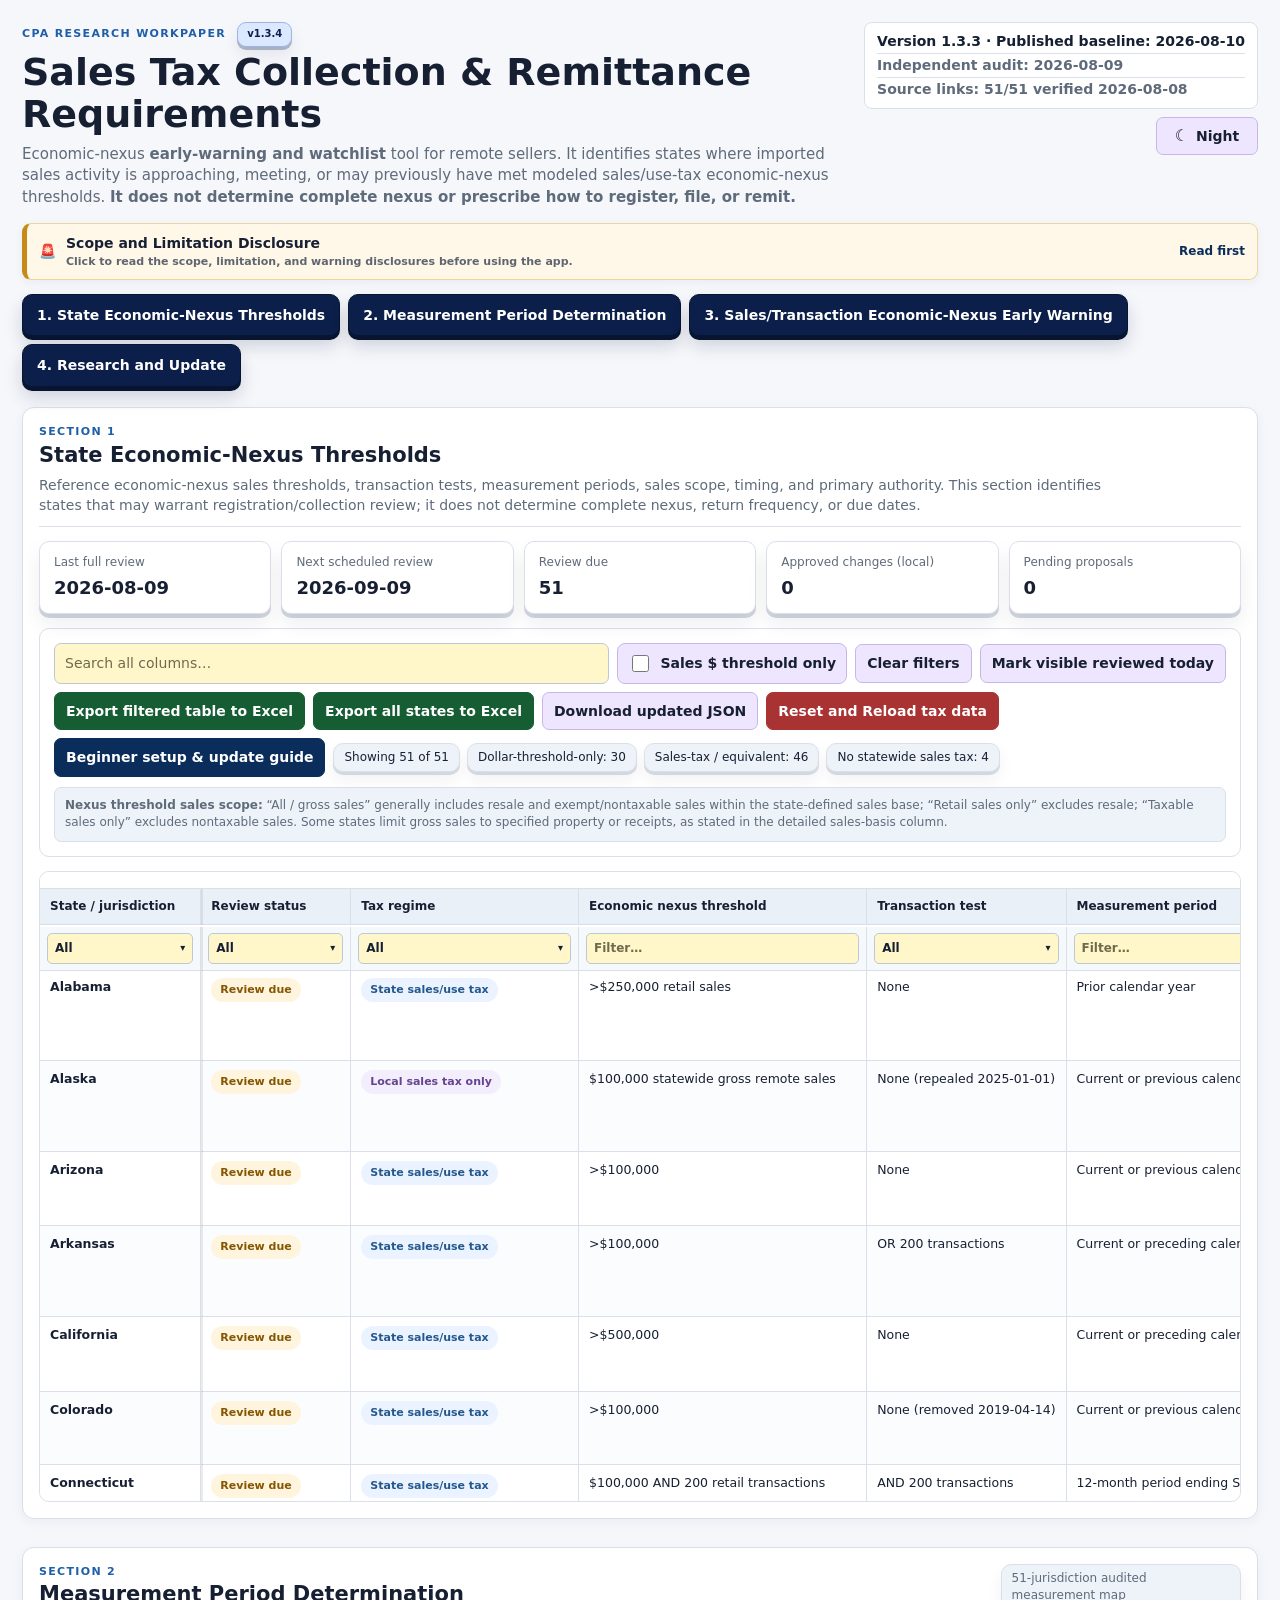
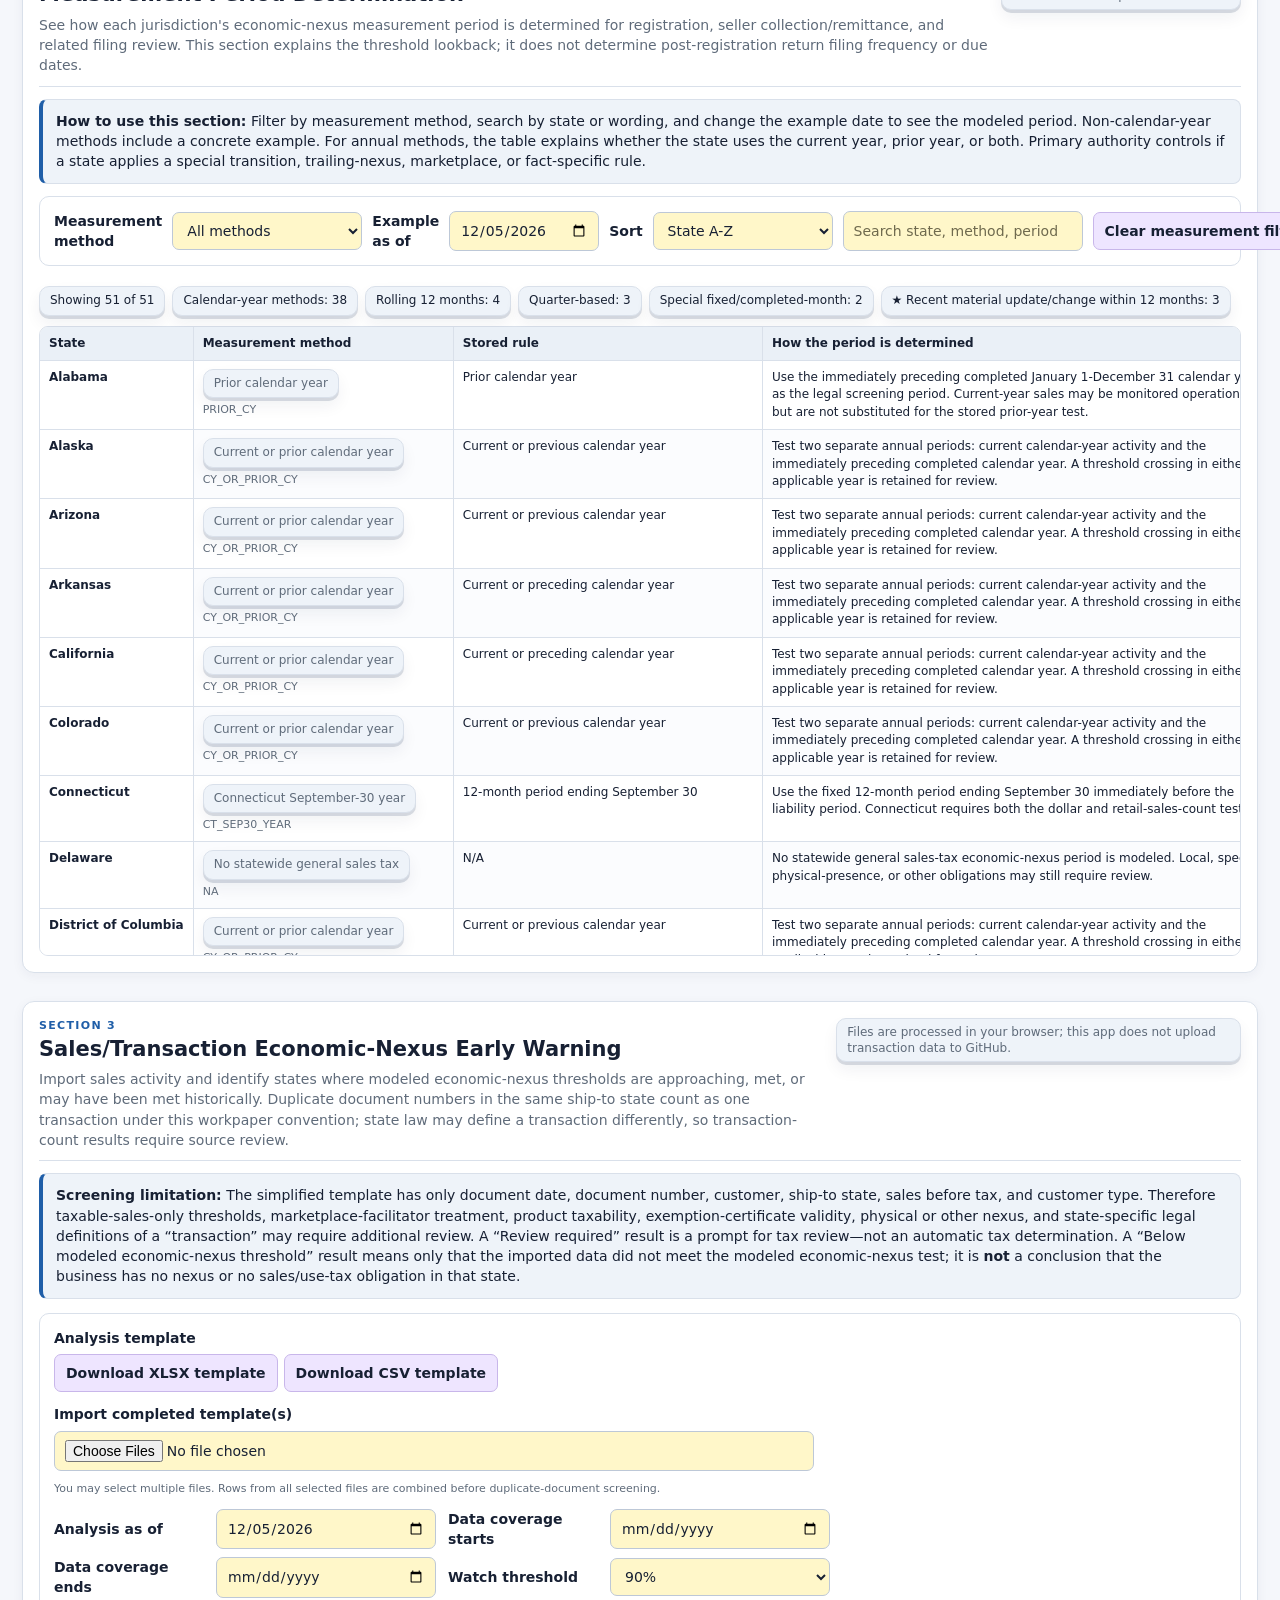
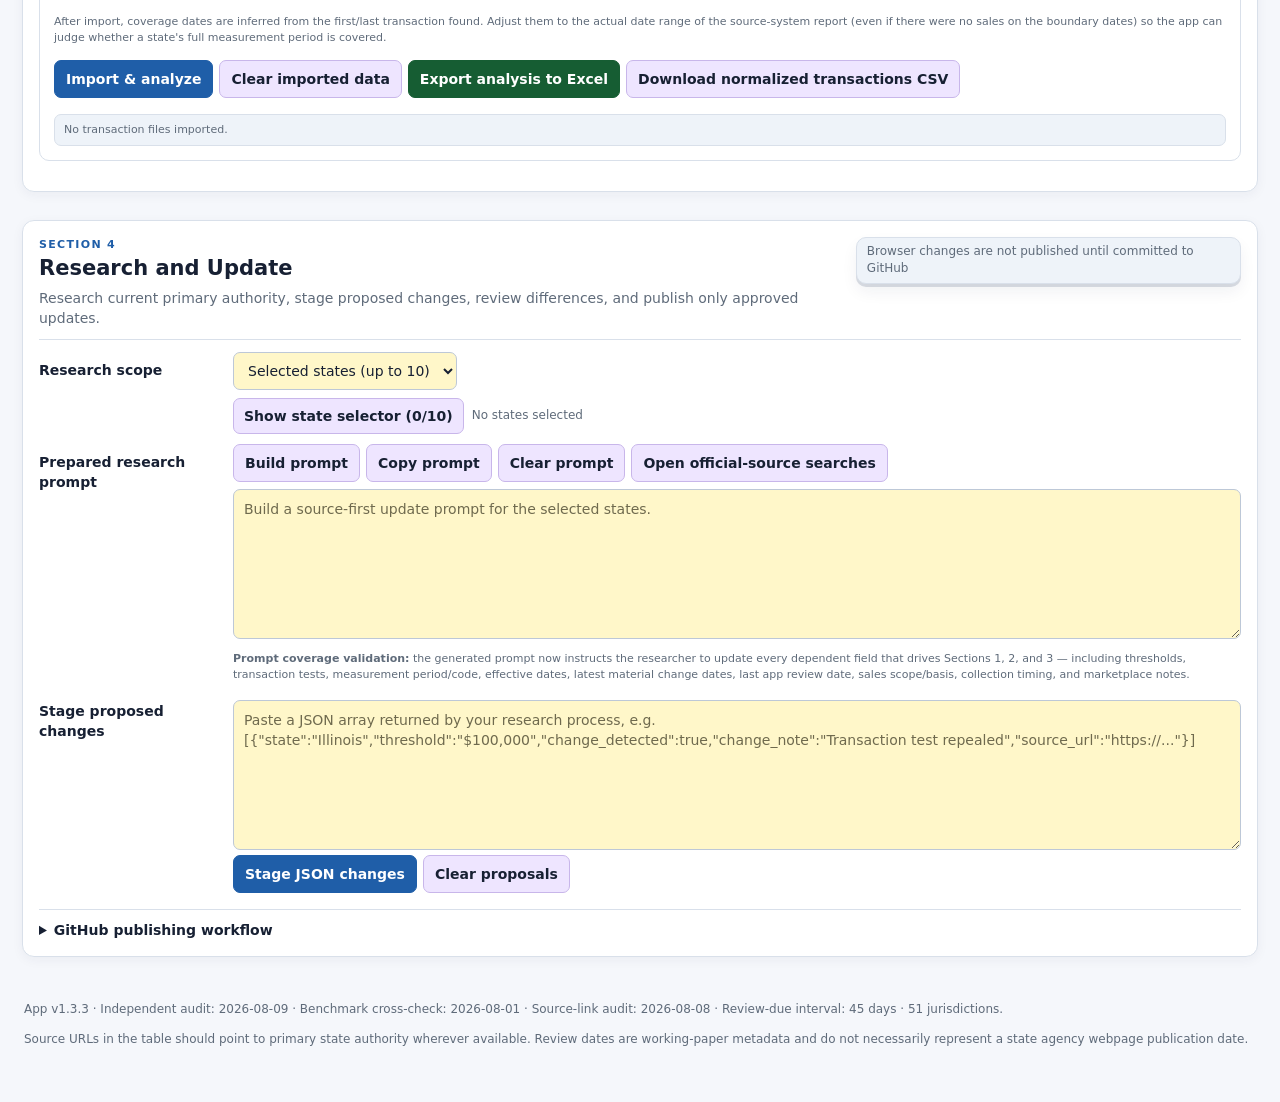
<file: index.html>
<!DOCTYPE html>
<html lang="en" data-theme="day">
<head>
  <meta charset="UTF-8">
  <meta name="viewport" content="width=device-width, initial-scale=1.0">
  <meta name="description" content="CPA research app for state remote-seller sales tax economic nexus collection, filing, and transaction threshold review.">
  <meta name="theme-color" id="themeColor" content="#f5f7fb">
  <title>Sales Tax Collection &amp; Remittance Requirements v1.3.4</title>
  <link rel="icon" href="./assets/favicon.svg" type="image/svg+xml">
  <script>
    (() => {
      try {
        const saved = localStorage.getItem('salesTaxNexusThemeV1');
        document.documentElement.dataset.theme = saved === 'night' ? 'night' : 'day';
      } catch {}
    })();
  </script>
  <link rel="stylesheet" href="./assets/styles.css">
  <script src="https://cdn.sheetjs.com/xlsx-0.20.3/package/dist/xlsx.full.min.js" defer></script>
</head>
<body>
<main class="wrap">
  <header class="page-header">
    <div>
      <div class="eyebrow">CPA RESEARCH WORKPAPER <span class="version-badge">v1.3.4</span></div>
      <h1>Sales Tax Collection &amp; Remittance Requirements</h1>
      <p class="subtitle">Economic-nexus <strong>early-warning and watchlist</strong> tool for remote sellers. It identifies states where imported sales activity is approaching, meeting, or may previously have met modeled sales/use-tax economic-nexus thresholds. <strong class="subtitle-warning">It does not determine complete nexus or prescribe how to register, file, or remit.</strong></p>
    </div>
    <div class="header-tools">
      <div class="stamp-line">
        <div id="datasetStamp" class="stamp meta-stamp" aria-label="Publication and audit information">
          <div id="versionBaselineLine" class="stamp-item">Loading dataset…</div>
          <div id="auditLine" class="stamp-item">Independent audit: —</div>
          <div id="sourceAuditLine" class="stamp-item">Source links: —</div>
        </div>
        <div id="changeAlert" class="change-alert hidden" role="status" aria-live="polite" title="Material change alert">🚨 <span>Change detected</span></div>
      </div>
      <button id="themeToggle" class="theme-toggle" type="button" aria-pressed="false" title="Switch between day and night themes">
        <span class="theme-icon" aria-hidden="true">☾</span><span class="theme-label">Night</span>
      </button>
    </div>
  </header>

  <section class="professional-note-bar" aria-label="Scope and limitation disclosure">
    <button id="professionalUseToggle" class="professional-note-toggle" type="button" aria-haspopup="dialog" aria-controls="professionalUseDialog" aria-expanded="false">
      <span id="professionalDisclosureSiren" class="professional-note-siren professional-note-siren--unread" aria-hidden="true">🚨</span>
      <span class="professional-note-copy"><strong>Scope and Limitation Disclosure</strong><small>Click to read the scope, limitation, and warning disclosures before using the app.</small></span>
      <span id="professionalDisclosureStatus" class="professional-note-action">Read first</span>
    </button>
  </section>

  <nav class="workspace-nav" aria-label="Application sections">
    <a href="#state-thresholds">1. State Economic-Nexus Thresholds</a>
    <a href="#measurement-reference">2. Measurement Period Determination</a>
    <a href="#transaction-review">3. Sales/Transaction Economic-Nexus Early Warning</a>
    <a href="#research-update">4. Research and Update</a>
  </nav>

  <section id="state-thresholds" class="workspace-section">
    <div class="section-heading section-title-row">
      <div>
        <div class="eyebrow">SECTION 1</div>
        <h2>State Economic-Nexus Thresholds</h2>
        <p class="section-subtitle">Reference economic-nexus sales thresholds, transaction tests, measurement periods, sales scope, timing, and primary authority. This section identifies states that may warrant registration/collection review; it does not determine complete nexus, return frequency, or due dates.</p>
      </div>
    </div>

    <section class="status-grid" aria-label="Dataset review status">
      <article><span>Last full review</span><strong id="lastFullReview">—</strong></article>
      <article><span>Next scheduled review</span><strong id="nextReview">—</strong></article>
      <article><span>Review due</span><strong id="reviewDueCount">—</strong></article>
      <article><span>Approved changes (local)</span><strong id="approvedChangeCount">0</strong></article>
      <article><span>Pending proposals</span><strong id="proposalCount">0</strong></article>
    </section>

    <section class="toolbar panel">
      <div class="toolbar-row toolbar-actions">
        <input id="globalSearch" class="grow" type="search" placeholder="Search all columns…" aria-label="Search all columns">
        <label class="toggle-control" title="Show only jurisdictions whose economic-nexus test has a dollar-sales threshold and no transaction-count prong.">
          <input id="dollarThresholdOnly" type="checkbox">
          <span>Sales $ threshold only</span>
        </label>
        <button id="clearFilters">Clear filters</button>
        <button id="markReviewed">Mark visible reviewed today</button>
        <button id="exportExcel" class="excel">Export filtered table to Excel</button>
        <button id="exportAllExcel" class="excel">Export all states to Excel</button>
        <button id="downloadDataset">Download updated JSON</button>
        <button id="resetWorkingCopy" class="danger">Reset and Reload tax data</button>
      </div>
      <div class="toolbar-row toolbar-status">
        <a class="button-link guide-link" href="./guide.html">Beginner setup &amp; update guide</a>
        <div id="stats" class="stats inline-stats" aria-live="polite"></div>
      </div>
      <div class="scope-legend" role="note">
        <strong>Nexus threshold sales scope:</strong> “All / gross sales” generally includes resale and exempt/nontaxable sales within the state-defined sales base; “Retail sales only” excludes resale; “Taxable sales only” excludes nontaxable sales. Some states limit gross sales to specified property or receipts, as stated in the detailed sales-basis column.
      </div>
    </section>

    <section class="table-card" aria-label="State nexus requirements table">
      <div id="tableScrollTop" class="table-scroll-top" aria-label="Horizontal scroll for the state table" tabindex="0"><div id="tableScrollTopSpacer"></div></div>
      <div class="table-wrap" id="tableWrap">
        <table id="nexusTable">
          <thead>
            <tr id="headerRow"></tr>
            <tr id="filterRow" class="filter-row"></tr>
          </thead>
          <tbody id="tbody"></tbody>
        </table>
      </div>
    </section>
  </section>

  <section id="measurement-reference" class="workspace-section measurement-reference-section">
    <div class="section-heading section-title-row">
      <div>
        <div class="eyebrow">SECTION 2</div>
        <h2>Measurement Period Determination</h2>
        <p class="section-subtitle">See how each jurisdiction's economic-nexus measurement period is determined for registration, seller collection/remittance, and related filing review. This section explains the threshold lookback; it does not determine post-registration return filing frequency or due dates.</p>
      </div>
      <span class="badge neutral">51-jurisdiction audited measurement map</span>
    </div>

    <div class="analysis-note" role="note">
      <strong>How to use this section:</strong> Filter by measurement method, search by state or wording, and change the example date to see the modeled period. Non-calendar-year methods include a concrete example. For annual methods, the table explains whether the state uses the current year, prior year, or both. Primary authority controls if a state applies a special transition, trailing-nexus, marketplace, or fact-specific rule.
    </div>

    <div class="measurement-toolbar panel">
      <label for="measurementMethodFilter">Measurement method</label>
      <select id="measurementMethodFilter">
        <option value="all">All methods</option>
        <option value="CY_OR_PRIOR_CY">Current or prior calendar year</option>
        <option value="PRIOR_CY">Prior calendar year</option>
        <option value="ROLLING_12_MONTHS">Rolling 12 months</option>
        <option value="QUARTER_BASED">Quarter-based methods</option>
        <option value="QUARTER_END_TRAILING_12">Quarter-end trailing 12 months</option>
        <option value="NY_FOUR_SALES_TAX_QUARTERS">New York four sales-tax quarters</option>
        <option value="CT_SEP30_YEAR">Connecticut September-30 year</option>
        <option value="PRIOR_12_COMPLETE_CAL_MONTHS">Prior 12 completed calendar months</option>
        <option value="NA">No statewide general sales tax</option>
      </select>
      <label for="measurementReferenceDate">Example as of</label>
      <input id="measurementReferenceDate" type="date">
      <label for="measurementSort">Sort</label>
      <select id="measurementSort">
        <option value="state">State A-Z</option>
        <option value="method">Measurement method, then state</option>
      </select>
      <input id="measurementSearch" class="grow" type="search" placeholder="Search state, method, period, or timing…" aria-label="Search measurement-period reference">
      <button id="clearMeasurementFilters" type="button">Clear measurement filters</button>
    </div>
    <div id="measurementStats" class="stats inline-stats measurement-stats" aria-live="polite"></div>

    <div class="analysis-table-wrap measurement-reference-wrap">
      <table id="measurementReferenceTable" class="analysis-table measurement-reference-table">
        <thead><tr>
          <th>State</th><th>Measurement method</th><th>Stored rule</th><th>How the period is determined</th><th>Example / modeled period</th><th>Threshold test</th><th>Rule effective date</th><th>App last updated</th><th>Collection / registration / remittance timing</th><th>Primary source</th>
        </tr></thead>
        <tbody id="measurementReferenceBody"></tbody>
      </table>
    </div>
  </section>

  <section id="transaction-review" class="workspace-section transaction-section">
    <div class="section-heading section-title-row">
      <div>
        <div class="eyebrow">SECTION 3</div>
        <h2>Sales/Transaction Economic-Nexus Early Warning</h2>
        <p class="section-subtitle">Import sales activity and identify states where modeled economic-nexus thresholds are approaching, met, or may have been met historically. Duplicate document numbers in the same ship-to state count as one transaction under this workpaper convention; state law may define a transaction differently, so transaction-count results require source review.</p>
      </div>
      <span class="badge neutral privacy-badge">Files are processed in your browser; this app does not upload transaction data to GitHub.</span>
    </div>

    <div class="analysis-note" role="note">
      <strong>Screening limitation:</strong> The simplified template has only document date, document number, customer, ship-to state, sales before tax, and customer type. Therefore taxable-sales-only thresholds, marketplace-facilitator treatment, product taxability, exemption-certificate validity, physical or other nexus, and state-specific legal definitions of a “transaction” may require additional review. A “Review required” result is a prompt for tax review—not an automatic tax determination. A “Below modeled economic-nexus threshold” result means only that the imported data did not meet the modeled economic-nexus test; it is <strong>not</strong> a conclusion that the business has no nexus or no sales/use-tax obligation in that state.
    </div>

    <div class="transaction-controls panel">
      <div class="control-group">
        <label>Analysis template</label>
        <div class="toolbar-row compact">
          <a class="button-link" href="./templates/Nexus_Transaction_Threshold_Monitor_Simplified.xlsx" download>Download XLSX template</a>
          <a class="button-link" href="./templates/Nexus_Transaction_Threshold_Monitor_Simplified.csv" download>Download CSV template</a>
        </div>
      </div>
      <div class="control-group file-control-group">
        <label for="transactionFiles">Import completed template(s)</label>
        <input id="transactionFiles" type="file" accept=".xlsx,.xls,.csv,text/csv,application/vnd.openxmlformats-officedocument.spreadsheetml.sheet" multiple>
        <span class="small">You may select multiple files. Rows from all selected files are combined before duplicate-document screening.</span>
      </div>
      <div class="analysis-date-grid">
        <label for="analysisAsOf">Analysis as of</label><input id="analysisAsOf" type="date">
        <label for="coverageStart">Data coverage starts</label><input id="coverageStart" type="date">
        <label for="coverageEnd">Data coverage ends</label><input id="coverageEnd" type="date">
        <label for="watchPercent">Watch threshold</label><select id="watchPercent"><option value="0.80">80%</option><option value="0.85">85%</option><option value="0.90" selected>90%</option><option value="0.95">95%</option></select>
      </div>
      <div class="small">After import, coverage dates are inferred from the first/last transaction found. Adjust them to the actual date range of the source-system report (even if there were no sales on the boundary dates) so the app can judge whether a state's full measurement period is covered.</div>
      <div class="toolbar-row compact analysis-actions">
        <button id="analyzeTransactions" class="primary">Import &amp; analyze</button>
        <button id="clearTransactionAnalysis">Clear imported data</button>
        <button id="exportTransactionAnalysis" class="excel" disabled>Export analysis to Excel</button>
        <button id="downloadNormalizedCsv" disabled>Download normalized transactions CSV</button>
      </div>
      <div id="transactionImportStatus" class="small analysis-status" aria-live="polite">No transaction files imported.</div>
    </div>

    <div id="transactionSummary" class="analysis-summary hidden" aria-live="polite"></div>

    <div id="analysisResultsArea" class="analysis-results hidden">
      <div class="section-heading subheading">
        <div>
          <h3>State screening results</h3>
          <p class="section-subtitle">States flagged “Review required” should be researched using the primary-source link. “Watch” is an early-warning status. “Below modeled economic-nexus threshold” is not an all-clear and does not test other nexus bases.</p>
        </div>
        <div class="toolbar-row compact">
          <label for="analysisResultFilter" class="inline-label">Show</label>
          <select id="analysisResultFilter">
            <option value="all">All states</option>
            <option value="review">Review required</option>
            <option value="watch">Watch</option>
            <option value="below">Below modeled threshold</option>
          </select>
        </div>
      </div>
      <div class="analysis-table-wrap">
        <table id="analysisTable" class="analysis-table">
          <thead><tr>
            <th>State</th><th>Screening result</th><th>Measurement period</th><th>Period evaluated</th><th>Threshold sales</th><th>Unique transactions</th><th>Dollar threshold</th><th>Transaction test</th><th>Retail sales</th><th>Wholesale sales</th><th>Data / method note</th><th>Primary source</th>
          </tr></thead>
          <tbody id="analysisTbody"></tbody>
        </table>
      </div>

      <details class="transaction-preview-details">
        <summary>Imported transaction preview and duplicate-document review</summary>
        <div class="analysis-table-wrap preview-wrap">
          <table class="analysis-table">
            <thead><tr><th>Document date</th><th>Document #</th><th>Customer</th><th>Ship-to state</th><th>Sales before tax</th><th>Customer type</th><th>Rows in document group</th><th>Data note</th></tr></thead>
            <tbody id="transactionPreviewBody"></tbody>
          </table>
        </div>
      </details>
    </div>
  </section>

  <section id="research-update" class="workspace-section update-panel">
    <div class="section-heading section-title-row">
      <div>
        <div class="eyebrow">SECTION 4</div>
        <h2>Research and Update</h2>
        <p class="section-subtitle">Research current primary authority, stage proposed changes, review differences, and publish only approved updates.</p>
      </div>
      <span class="badge neutral">Browser changes are not published until committed to GitHub</span>
    </div>

    <div class="update-grid">
      <label for="updateScope">Research scope</label>
      <div>
        <select id="updateScope">
          <option value="selected">Selected states (up to 10)</option>
          <option value="visible">Visible / filtered rows</option>
          <option value="all">All jurisdictions</option>
        </select>
        <div id="statePickerControls" class="state-picker-controls">
          <button id="statePickerToggle" type="button" aria-expanded="false" aria-controls="statePicker">Show state selector (0/10)</button>
          <span id="selectedStateSummary" class="selected-state-summary">No states selected</span>
        </div>
        <div id="statePicker" class="state-picker hidden">
          <div class="state-picker-head">
            <input id="statePickerSearch" type="search" placeholder="Find a state…" aria-label="Find a state for research selection">
            <span id="stateSelectionCount" class="badge neutral">0 / 10 selected</span>
            <button id="clearStateSelection" type="button">Clear selected</button>
          </div>
          <div id="stateSelectionList" class="state-selection-list" aria-label="Select up to 10 states"></div>
        </div>
      </div>

      <label for="updatePrompt">Prepared research prompt</label>
      <div>
        <div class="toolbar-row compact">
          <button id="buildPrompt">Build prompt</button>
          <button id="copyPrompt">Copy prompt</button>
          <button id="clearPrompt">Clear prompt</button>
          <button id="openSearch">Open official-source searches</button>
        </div>
        <textarea id="updatePrompt" placeholder="Build a source-first update prompt for the selected states."></textarea>
        <div class="small prompt-note"><strong>Prompt coverage validation:</strong> the generated prompt now instructs the researcher to update every dependent field that drives Sections 1, 2, and 3 — including thresholds, transaction tests, measurement period/code, effective dates, latest material change dates, last app review date, sales scope/basis, collection timing, and marketplace notes.</div>
      </div>

      <label for="jsonPatch">Stage proposed changes</label>
      <div>
        <textarea id="jsonPatch" placeholder='Paste a JSON array returned by your research process, e.g. [{"state":"Illinois","threshold":"$100,000","change_detected":true,"change_note":"Transaction test repealed","source_url":"https://..."}]'></textarea>
        <div class="toolbar-row compact">
          <button id="stagePatch" class="primary">Stage JSON changes</button>
          <button id="clearProposals">Clear proposals</button>
          <span id="patchStatus" class="small"></span>
        </div>
      </div>
    </div>

    <div id="proposalArea" class="proposal-area hidden">
      <div class="section-heading subheading">
        <h3>Proposed changes requiring review</h3>
        <div class="toolbar-row compact">
          <button id="approveAll" class="primary">Approve all proposals</button>
          <button id="downloadHistory">Download update history</button>
        </div>
      </div>
      <div class="proposal-list" id="proposalList"></div>
    </div>

    <details>
      <summary>GitHub publishing workflow</summary>
      <ol class="publish-steps">
        <li>Research and stage changes here.</li>
        <li>Review each diff and its official source. A flashing siren/red star means a material requirement change has been detected or staged and still needs attention.</li>
        <li>Approve accepted changes, then download <code>state-nexus.json</code> and <code>update-history.json</code>.</li>
        <li>Replace the corresponding files in the repository and commit through a pull request or direct reviewed commit.</li>
        <li>GitHub Pages deploys the committed version. Local browser edits alone never modify the repository.</li>
      </ol>
    </details>
  </section>

  <footer>
    <p id="footerMeta"></p>
    <p>Source URLs in the table should point to primary state authority wherever available. Review dates are working-paper metadata and do not necessarily represent a state agency webpage publication date.</p>
  </footer>
</main>


<dialog id="professionalUseDialog" class="professional-use-dialog">
  <form method="dialog" class="modal professional-use-modal">
    <div class="modal-title-row">
      <div><div class="eyebrow">DISCLOSURE</div><h2>Scope and Limitation Disclosure</h2></div>
      <button value="cancel" class="modal-close" aria-label="Close scope and limitation disclosure">×</button>
    </div>
    <div class="professional-use-body">
      <section class="professional-use-list-block">
        <h3>Scope — what this app is designed to do</h3>
        <ul>
          <li>Provide a conservative sales/use-tax economic-nexus early-warning and watchlist workpaper for remote sellers.</li>
          <li>Identify states where imported sales activity is approaching, meeting, or may previously have met modeled economic-nexus thresholds.</li>
          <li>Apply state-specific measurement periods and help prioritize states for registration, collection, remittance, and related filing review.</li>
          <li>Provide state rule references, effective dates, and primary-source links for professional follow-up.</li>
        </ul>
      </section>
      <section class="professional-use-list-block">
        <h3>Limitations and warning</h3>
        <ul>
          <li>This app is <strong>not</strong> legal advice, a complete nexus/compliance determination, or a sales-tax return filing-frequency engine.</li>
          <li>A result below the modeled threshold is <strong>not an “all clear.”</strong></li>
          <li>It does not fully determine physical presence, affiliate/click-through nexus, related-entity aggregation, marketplace facts, product/service taxability, exemption documentation, home-rule/local rules, trailing nexus, or special taxes.</li>
          <li>It does not determine complete nexus or prescribe how to register, file, or remit.</li>
          <li>It does not determine sales-tax rates, return filing frequency, due dates, or prepare/file returns.</li>
          <li>Incomplete, missing, or misclassified source data can affect the screening result.</li>
          <li>Confirm every material registration, collection, remittance, or filing conclusion against current primary authority and the taxpayer's actual facts.</li>
        </ul>
      </section>
    </div>
    <div class="modal-actions"><button value="cancel" class="primary">Close disclosure</button></div>
  </form>
</dialog>

<dialog id="measurementDialog">
  <form method="dialog" class="modal measurement-modal">
    <div class="modal-title-row"><div><div class="eyebrow">MEASUREMENT PERIOD EXPLAINER</div><h2 id="measurementTitle">Measurement period</h2></div><button value="cancel" class="modal-close" aria-label="Close">×</button></div>
    <div id="measurementBody" class="measurement-body"></div>
    <div class="modal-actions"><button value="cancel">Close</button></div>
  </form>
</dialog>

<dialog id="editDialog">
  <form method="dialog" class="modal" id="editForm">
    <h2>Edit working-copy record</h2>
    <div class="form-grid" id="editFields"></div>
    <div class="modal-actions"><button value="cancel">Cancel</button><button id="saveEdit" value="default" class="primary">Save to working copy</button></div>
  </form>
</dialog>

<script src="./assets/app.js" defer></script>
</body>
</html>
</file>
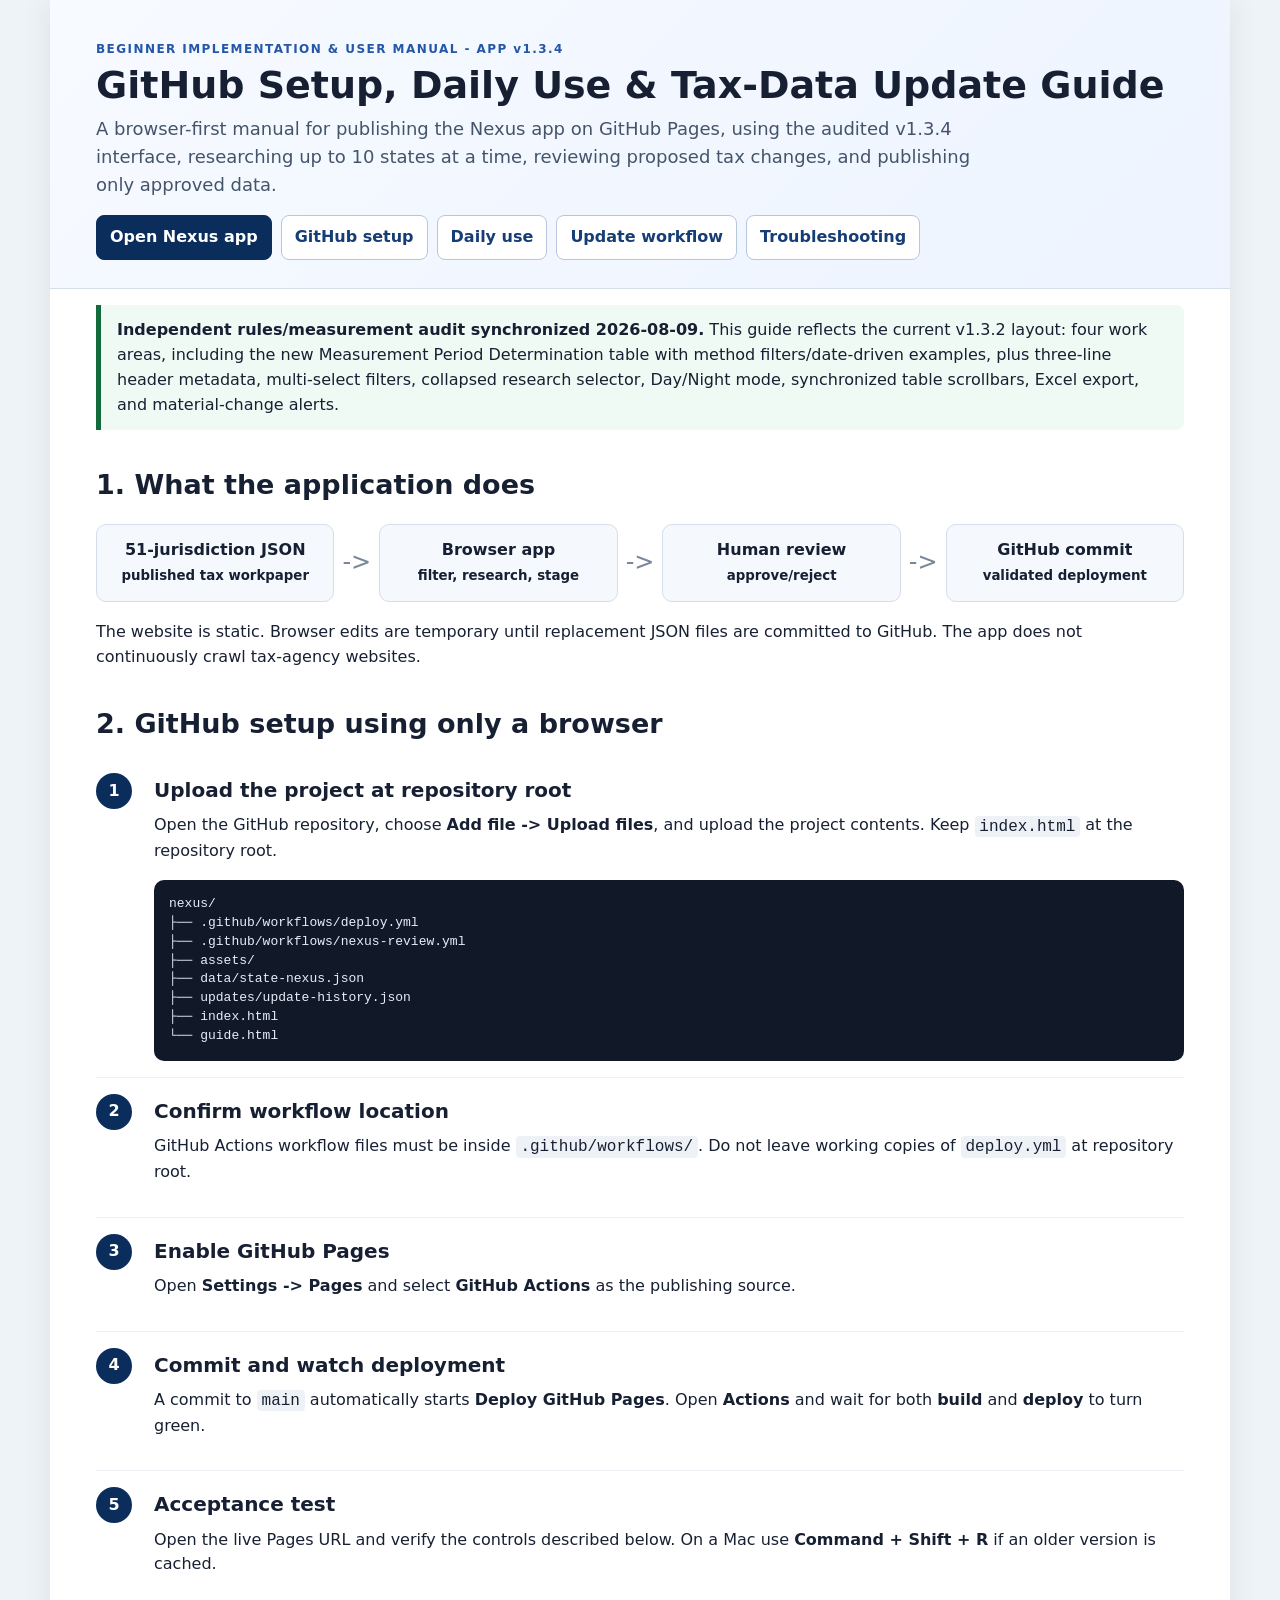
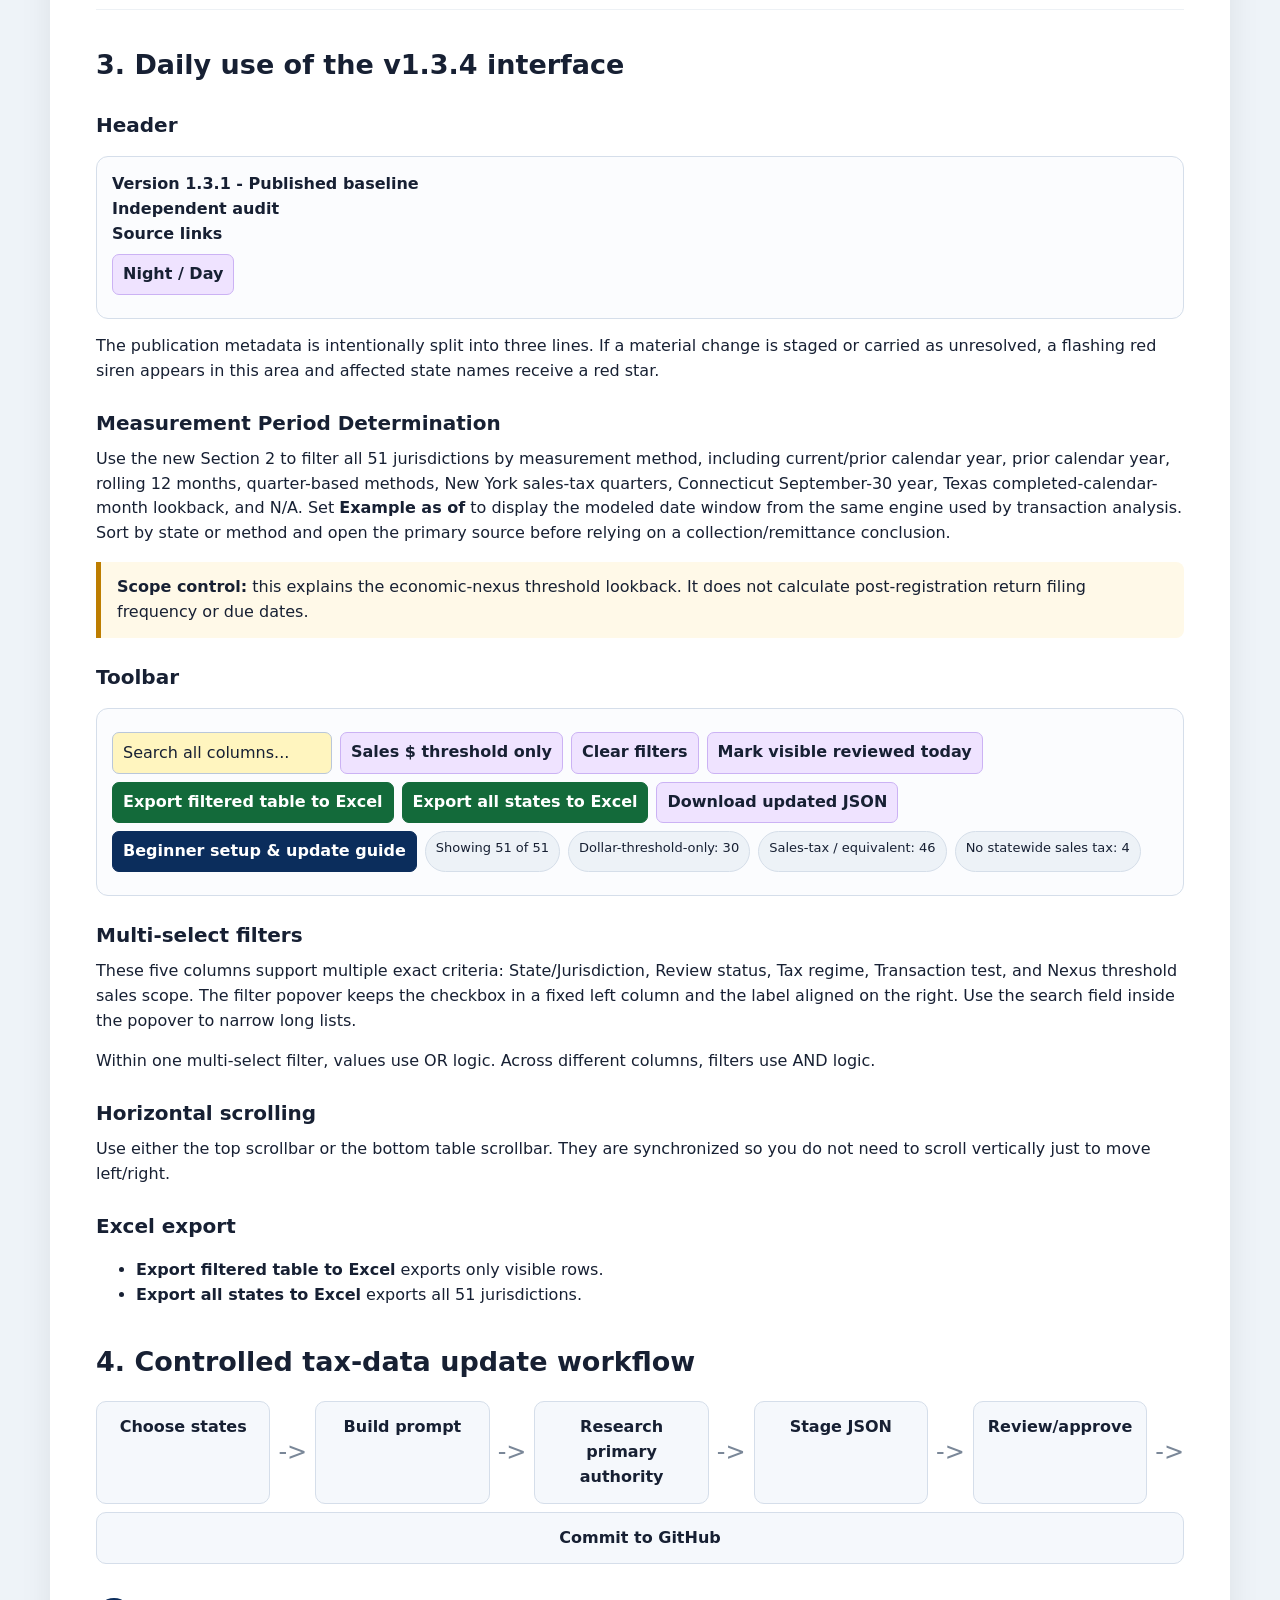
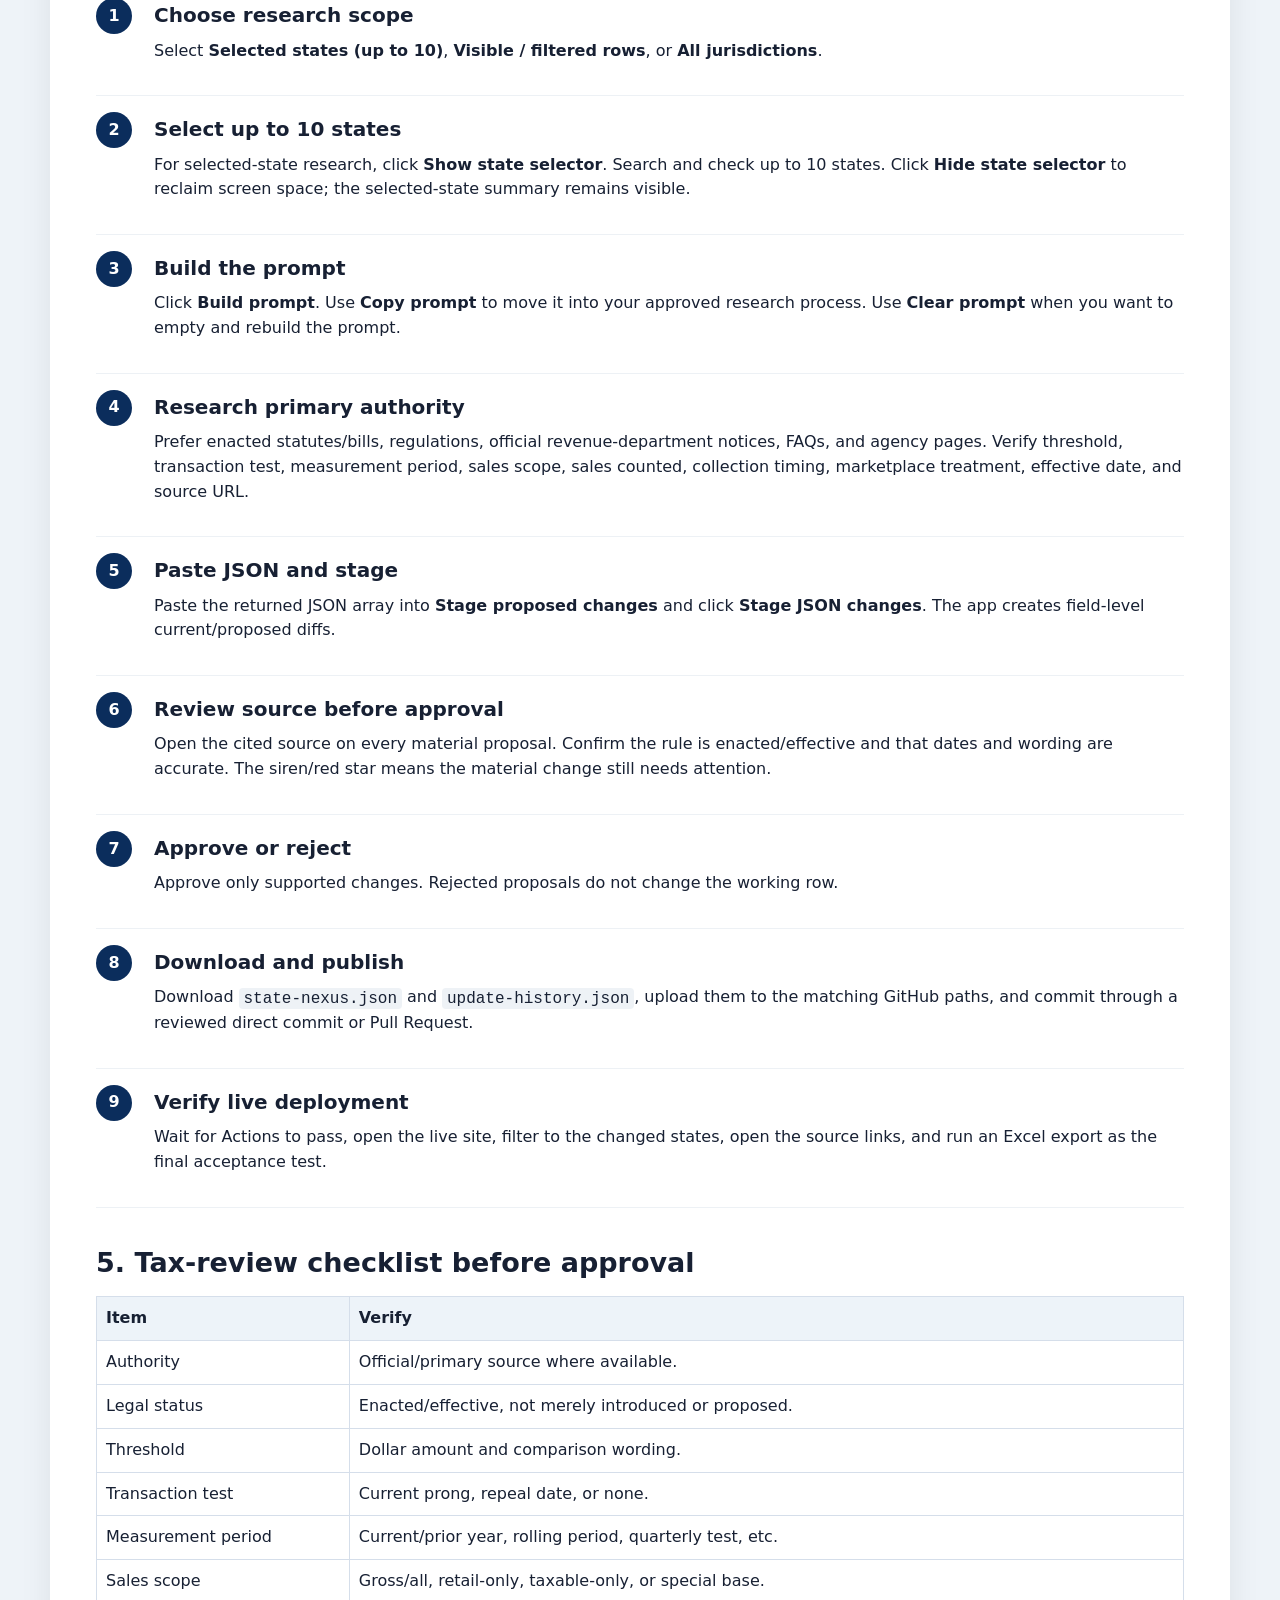
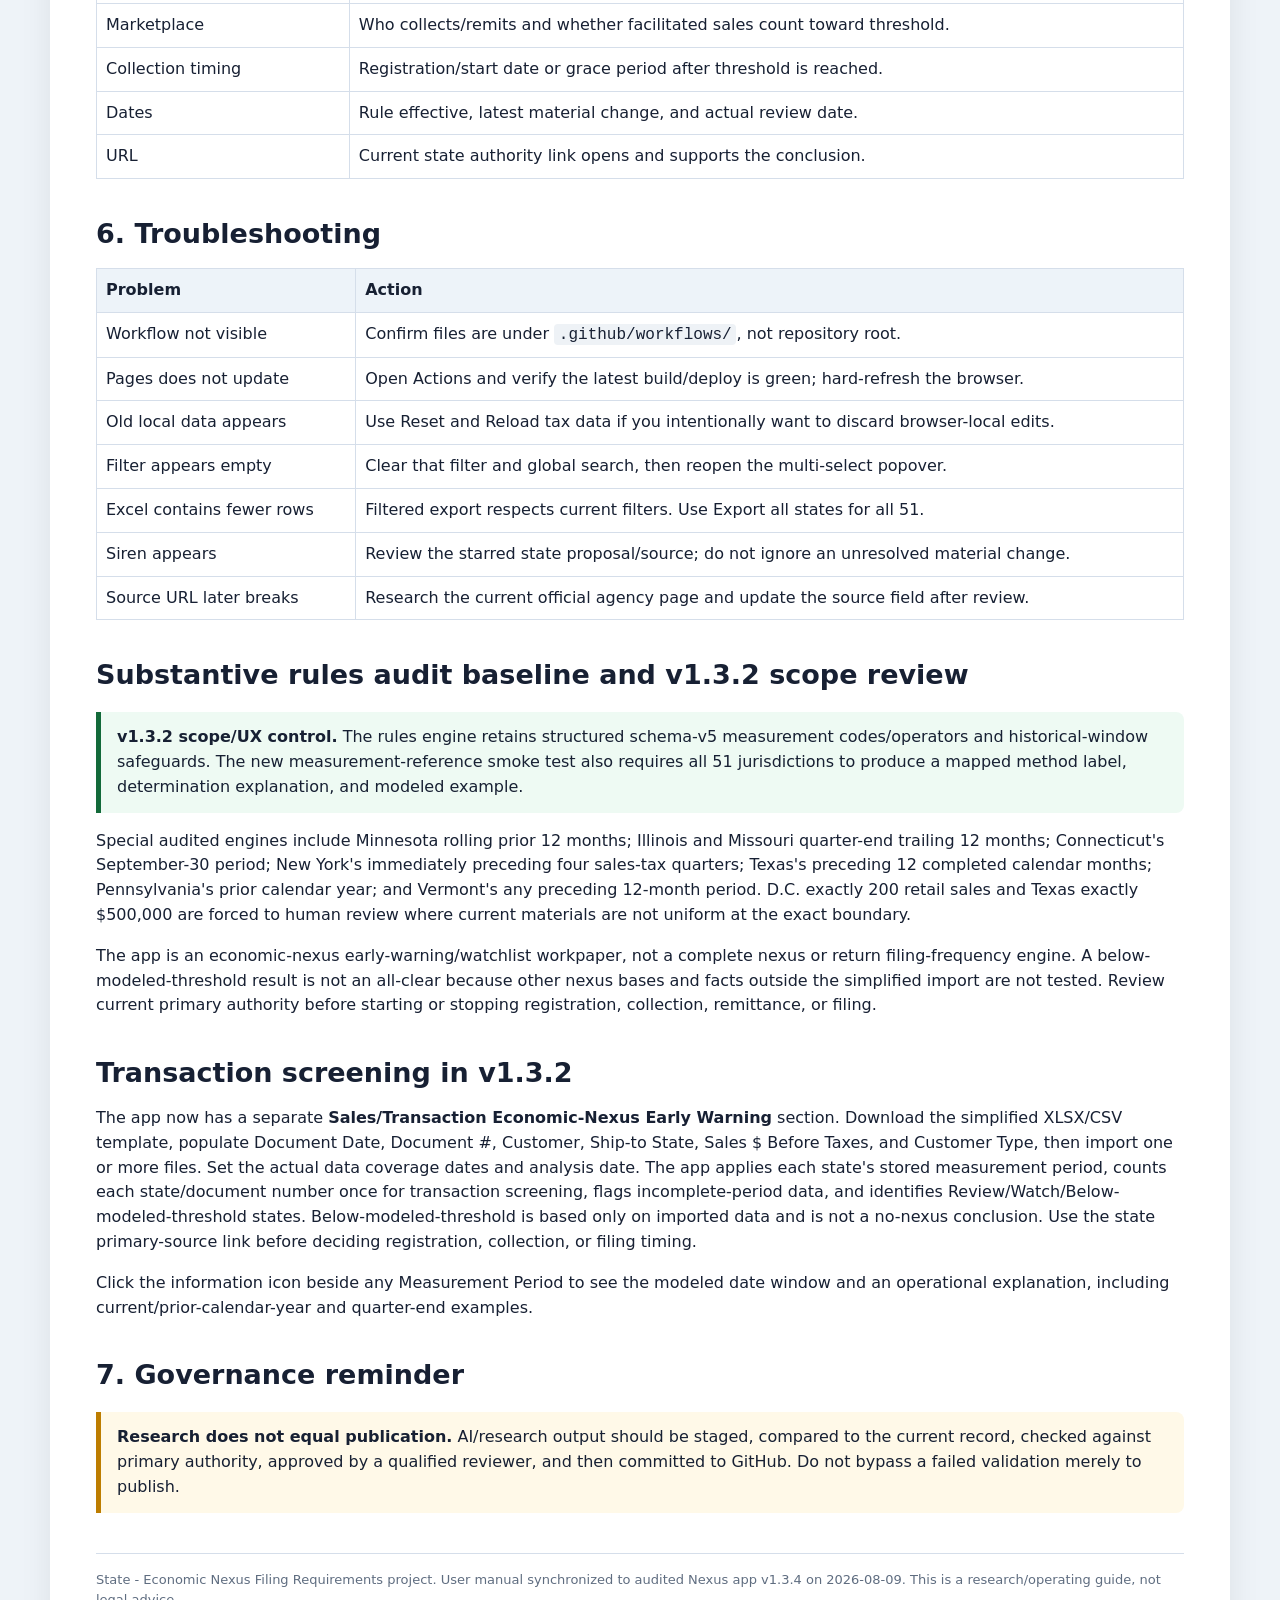
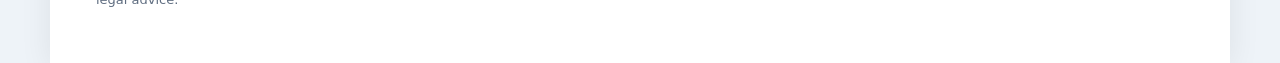
<file: guide.html>
<!DOCTYPE html>
<html lang="en">
<head>
<meta charset="UTF-8">
<meta name="viewport" content="width=device-width,initial-scale=1">
<title>Beginner Setup & Update Guide | Nexus App v1.3.4</title>
<style>
:root{--ink:#172033;--muted:#5f6d80;--line:#d5deea;--soft:#f5f8fc;--navy:#0b2d5c;--blue:#2457a7;--green:#136a3a;--yellow:#fff5bf;--purple:#efe3ff;--danger:#b83232;--white:#fff}
*{box-sizing:border-box}body{margin:0;background:#eef3f8;color:var(--ink);font:16px/1.55 system-ui,-apple-system,Segoe UI,Roboto,Arial,sans-serif}.wrap{max-width:1180px;margin:auto;background:#fff;min-height:100vh;box-shadow:0 0 30px rgba(0,0,0,.08)}header{padding:40px 46px 28px;background:linear-gradient(135deg,#f7faff,#edf4ff);border-bottom:1px solid var(--line)}.eyebrow{font-size:12px;font-weight:900;letter-spacing:.12em;color:var(--blue)}h1{font-size:38px;line-height:1.12;margin:.35rem 0 .5rem}h2{font-size:27px;margin:34px 0 12px}h3{font-size:20px;margin:24px 0 8px}p{margin:.45rem 0 1rem}.lede{font-size:18px;color:#44546a;max-width:900px}.nav{display:flex;gap:9px;flex-wrap:wrap;margin-top:17px}.btn{display:inline-block;padding:9px 13px;border:1px solid #b7c6d9;border-radius:8px;background:#fff;color:#173d76;text-decoration:none;font-weight:800}.btn.primary{background:var(--navy);color:#fff;border-color:var(--navy)}main{padding:0 46px 58px}.callout{padding:13px 16px;border-left:5px solid var(--blue);background:#f2f7ff;border-radius:0 8px 8px 0;margin:16px 0}.callout.warn{border-left-color:#bd7d00;background:#fff9e8}.callout.good{border-left-color:var(--green);background:#eefaf3}.step{display:grid;grid-template-columns:44px 1fr;gap:14px;padding:16px 0;border-bottom:1px solid #edf1f5}.num{width:36px;height:36px;border-radius:50%;background:var(--navy);color:#fff;display:flex;align-items:center;justify-content:center;font-weight:900}.step h3{margin:2px 0 6px}.flow{display:flex;gap:8px;align-items:stretch;flex-wrap:wrap;margin:18px 0}.flow .box{flex:1 1 150px;min-width:140px;border:1px solid var(--line);background:var(--soft);border-radius:10px;padding:13px;text-align:center;font-weight:800}.flow .arrow{align-self:center;font-size:24px;color:#7a8798}.table{width:100%;border-collapse:collapse;margin:13px 0}.table th,.table td{border:1px solid var(--line);padding:9px;vertical-align:top;text-align:left}.table th{background:#edf3f9}.code{background:#111827;color:#e7eef8;border-radius:10px;padding:15px;white-space:pre-wrap;overflow:auto;font:13px/1.45 ui-monospace,SFMono-Regular,Menlo,monospace}.mini-ui{border:1px solid var(--line);border-radius:12px;padding:15px;background:#fbfcfe;margin:15px 0}.row{display:flex;flex-wrap:wrap;gap:8px;margin:8px 0}.chip{padding:6px 10px;border-radius:999px;background:#edf2f7;border:1px solid #d5dee9;font-size:13px}.control{padding:7px 10px;border-radius:7px;border:1px solid #cbb2f4;background:var(--purple);font-weight:800}.control.navy{background:var(--navy);border-color:var(--navy);color:#fff}.control.green{background:var(--green);border-color:var(--green);color:#fff}.input{padding:8px 10px;border:1px solid #b9c7da;border-radius:7px;background:var(--yellow);min-width:220px}.footer{margin-top:40px;padding-top:16px;border-top:1px solid var(--line);font-size:13px;color:var(--muted)}code{background:#eef2f6;padding:.1rem .3rem;border-radius:4px}@media(max-width:760px){header,main{padding-left:20px;padding-right:20px}h1{font-size:31px}.flow .arrow{display:none}}
</style>
</head>
<body><div class="wrap">
<header>
<div class="eyebrow">BEGINNER IMPLEMENTATION & USER MANUAL - APP v1.3.4</div>
<h1>GitHub Setup, Daily Use & Tax-Data Update Guide</h1>
<p class="lede">A browser-first manual for publishing the Nexus app on GitHub Pages, using the audited v1.3.4 interface, researching up to 10 states at a time, reviewing proposed tax changes, and publishing only approved data.</p>
<div class="nav"><a class="btn primary" href="./index.html">Open Nexus app</a><a class="btn" href="#setup">GitHub setup</a><a class="btn" href="#use">Daily use</a><a class="btn" href="#update">Update workflow</a><a class="btn" href="#trouble">Troubleshooting</a></div>
</header>
<main>
<div class="callout good"><strong>Independent rules/measurement audit synchronized 2026-08-09.</strong> This guide reflects the current v1.3.2 layout: four work areas, including the new Measurement Period Determination table with method filters/date-driven examples, plus three-line header metadata, multi-select filters, collapsed research selector, Day/Night mode, synchronized table scrollbars, Excel export, and material-change alerts.</div>

<section>
<h2>1. What the application does</h2>
<div class="flow"><div class="box">51-jurisdiction JSON<br><small>published tax workpaper</small></div><div class="arrow">-></div><div class="box">Browser app<br><small>filter, research, stage</small></div><div class="arrow">-></div><div class="box">Human review<br><small>approve/reject</small></div><div class="arrow">-></div><div class="box">GitHub commit<br><small>validated deployment</small></div></div>
<p>The website is static. Browser edits are temporary until replacement JSON files are committed to GitHub. The app does not continuously crawl tax-agency websites.</p>
</section>

<section id="setup">
<h2>2. GitHub setup using only a browser</h2>
<div class="step"><div class="num">1</div><div><h3>Upload the project at repository root</h3><p>Open the GitHub repository, choose <strong>Add file -> Upload files</strong>, and upload the project contents. Keep <code>index.html</code> at the repository root.</p><div class="code">nexus/
├── .github/workflows/deploy.yml
├── .github/workflows/nexus-review.yml
├── assets/
├── data/state-nexus.json
├── updates/update-history.json
├── index.html
└── guide.html</div></div></div>
<div class="step"><div class="num">2</div><div><h3>Confirm workflow location</h3><p>GitHub Actions workflow files must be inside <code>.github/workflows/</code>. Do not leave working copies of <code>deploy.yml</code> at repository root.</p></div></div>
<div class="step"><div class="num">3</div><div><h3>Enable GitHub Pages</h3><p>Open <strong>Settings -> Pages</strong> and select <strong>GitHub Actions</strong> as the publishing source.</p></div></div>
<div class="step"><div class="num">4</div><div><h3>Commit and watch deployment</h3><p>A commit to <code>main</code> automatically starts <strong>Deploy GitHub Pages</strong>. Open <strong>Actions</strong> and wait for both <strong>build</strong> and <strong>deploy</strong> to turn green.</p></div></div>
<div class="step"><div class="num">5</div><div><h3>Acceptance test</h3><p>Open the live Pages URL and verify the controls described below. On a Mac use <strong>Command + Shift + R</strong> if an older version is cached.</p></div></div>
</section>

<section id="use">
<h2>3. Daily use of the v1.3.4 interface</h2>
<h3>Header</h3>
<div class="mini-ui"><div><strong>Version 1.3.1 - Published baseline</strong></div><div><strong>Independent audit</strong></div><div><strong>Source links</strong></div><div class="row"><span class="control">Night / Day</span></div></div>
<p>The publication metadata is intentionally split into three lines. If a material change is staged or carried as unresolved, a flashing red siren appears in this area and affected state names receive a red star.</p>

<h3>Measurement Period Determination</h3>
<p>Use the new Section 2 to filter all 51 jurisdictions by measurement method, including current/prior calendar year, prior calendar year, rolling 12 months, quarter-based methods, New York sales-tax quarters, Connecticut September-30 year, Texas completed-calendar-month lookback, and N/A. Set <strong>Example as of</strong> to display the modeled date window from the same engine used by transaction analysis. Sort by state or method and open the primary source before relying on a collection/remittance conclusion.</p>
<div class="callout warn"><strong>Scope control:</strong> this explains the economic-nexus threshold lookback. It does not calculate post-registration return filing frequency or due dates.</div>
<h3>Toolbar</h3>
<div class="mini-ui"><div class="row"><span class="input">Search all columns...</span><span class="control">Sales $ threshold only</span><span class="control">Clear filters</span><span class="control">Mark visible reviewed today</span><span class="control green">Export filtered table to Excel</span><span class="control green">Export all states to Excel</span><span class="control">Download updated JSON</span></div><div class="row"><span class="control navy">Beginner setup & update guide</span><span class="chip">Showing 51 of 51</span><span class="chip">Dollar-threshold-only: 30</span><span class="chip">Sales-tax / equivalent: 46</span><span class="chip">No statewide sales tax: 4</span></div></div>

<h3>Multi-select filters</h3>
<p>These five columns support multiple exact criteria: State/Jurisdiction, Review status, Tax regime, Transaction test, and Nexus threshold sales scope. The filter popover keeps the checkbox in a fixed left column and the label aligned on the right. Use the search field inside the popover to narrow long lists.</p>
<p>Within one multi-select filter, values use OR logic. Across different columns, filters use AND logic.</p>

<h3>Horizontal scrolling</h3>
<p>Use either the top scrollbar or the bottom table scrollbar. They are synchronized so you do not need to scroll vertically just to move left/right.</p>

<h3>Excel export</h3>
<ul><li><strong>Export filtered table to Excel</strong> exports only visible rows.</li><li><strong>Export all states to Excel</strong> exports all 51 jurisdictions.</li></ul>
</section>

<section id="update">
<h2>4. Controlled tax-data update workflow</h2>
<div class="flow"><div class="box">Choose states</div><div class="arrow">-></div><div class="box">Build prompt</div><div class="arrow">-></div><div class="box">Research primary authority</div><div class="arrow">-></div><div class="box">Stage JSON</div><div class="arrow">-></div><div class="box">Review/approve</div><div class="arrow">-></div><div class="box">Commit to GitHub</div></div>

<div class="step"><div class="num">1</div><div><h3>Choose research scope</h3><p>Select <strong>Selected states (up to 10)</strong>, <strong>Visible / filtered rows</strong>, or <strong>All jurisdictions</strong>.</p></div></div>
<div class="step"><div class="num">2</div><div><h3>Select up to 10 states</h3><p>For selected-state research, click <strong>Show state selector</strong>. Search and check up to 10 states. Click <strong>Hide state selector</strong> to reclaim screen space; the selected-state summary remains visible.</p></div></div>
<div class="step"><div class="num">3</div><div><h3>Build the prompt</h3><p>Click <strong>Build prompt</strong>. Use <strong>Copy prompt</strong> to move it into your approved research process. Use <strong>Clear prompt</strong> when you want to empty and rebuild the prompt.</p></div></div>
<div class="step"><div class="num">4</div><div><h3>Research primary authority</h3><p>Prefer enacted statutes/bills, regulations, official revenue-department notices, FAQs, and agency pages. Verify threshold, transaction test, measurement period, sales scope, sales counted, collection timing, marketplace treatment, effective date, and source URL.</p></div></div>
<div class="step"><div class="num">5</div><div><h3>Paste JSON and stage</h3><p>Paste the returned JSON array into <strong>Stage proposed changes</strong> and click <strong>Stage JSON changes</strong>. The app creates field-level current/proposed diffs.</p></div></div>
<div class="step"><div class="num">6</div><div><h3>Review source before approval</h3><p>Open the cited source on every material proposal. Confirm the rule is enacted/effective and that dates and wording are accurate. The siren/red star means the material change still needs attention.</p></div></div>
<div class="step"><div class="num">7</div><div><h3>Approve or reject</h3><p>Approve only supported changes. Rejected proposals do not change the working row.</p></div></div>
<div class="step"><div class="num">8</div><div><h3>Download and publish</h3><p>Download <code>state-nexus.json</code> and <code>update-history.json</code>, upload them to the matching GitHub paths, and commit through a reviewed direct commit or Pull Request.</p></div></div>
<div class="step"><div class="num">9</div><div><h3>Verify live deployment</h3><p>Wait for Actions to pass, open the live site, filter to the changed states, open the source links, and run an Excel export as the final acceptance test.</p></div></div>
</section>

<section>
<h2>5. Tax-review checklist before approval</h2>
<table class="table"><tr><th>Item</th><th>Verify</th></tr>
<tr><td>Authority</td><td>Official/primary source where available.</td></tr>
<tr><td>Legal status</td><td>Enacted/effective, not merely introduced or proposed.</td></tr>
<tr><td>Threshold</td><td>Dollar amount and comparison wording.</td></tr>
<tr><td>Transaction test</td><td>Current prong, repeal date, or none.</td></tr>
<tr><td>Measurement period</td><td>Current/prior year, rolling period, quarterly test, etc.</td></tr>
<tr><td>Sales scope</td><td>Gross/all, retail-only, taxable-only, or special base.</td></tr>
<tr><td>Marketplace</td><td>Who collects/remits and whether facilitated sales count toward threshold.</td></tr>
<tr><td>Collection timing</td><td>Registration/start date or grace period after threshold is reached.</td></tr>
<tr><td>Dates</td><td>Rule effective, latest material change, and actual review date.</td></tr>
<tr><td>URL</td><td>Current state authority link opens and supports the conclusion.</td></tr></table>
</section>

<section id="trouble">
<h2>6. Troubleshooting</h2>
<table class="table"><tr><th>Problem</th><th>Action</th></tr>
<tr><td>Workflow not visible</td><td>Confirm files are under <code>.github/workflows/</code>, not repository root.</td></tr>
<tr><td>Pages does not update</td><td>Open Actions and verify the latest build/deploy is green; hard-refresh the browser.</td></tr>
<tr><td>Old local data appears</td><td>Use Reset and Reload tax data if you intentionally want to discard browser-local edits.</td></tr>
<tr><td>Filter appears empty</td><td>Clear that filter and global search, then reopen the multi-select popover.</td></tr>
<tr><td>Excel contains fewer rows</td><td>Filtered export respects current filters. Use Export all states for all 51.</td></tr>
<tr><td>Siren appears</td><td>Review the starred state proposal/source; do not ignore an unresolved material change.</td></tr>
<tr><td>Source URL later breaks</td><td>Research the current official agency page and update the source field after review.</td></tr></table>
</section>

<section>

<section><h2>Substantive rules audit baseline and v1.3.2 scope review</h2><div class="callout good"><strong>v1.3.2 scope/UX control.</strong> The rules engine retains structured schema-v5 measurement codes/operators and historical-window safeguards. The new measurement-reference smoke test also requires all 51 jurisdictions to produce a mapped method label, determination explanation, and modeled example.</div><p>Special audited engines include Minnesota rolling prior 12 months; Illinois and Missouri quarter-end trailing 12 months; Connecticut's September-30 period; New York's immediately preceding four sales-tax quarters; Texas's preceding 12 completed calendar months; Pennsylvania's prior calendar year; and Vermont's any preceding 12-month period. D.C. exactly 200 retail sales and Texas exactly $500,000 are forced to human review where current materials are not uniform at the exact boundary.</p><p>The app is an economic-nexus early-warning/watchlist workpaper, not a complete nexus or return filing-frequency engine. A below-modeled-threshold result is not an all-clear because other nexus bases and facts outside the simplified import are not tested. Review current primary authority before starting or stopping registration, collection, remittance, or filing.</p></section>
<section><h2>Transaction screening in v1.3.2</h2><p>The app now has a separate <strong>Sales/Transaction Economic-Nexus Early Warning</strong> section. Download the simplified XLSX/CSV template, populate Document Date, Document #, Customer, Ship-to State, Sales $ Before Taxes, and Customer Type, then import one or more files. Set the actual data coverage dates and analysis date. The app applies each state's stored measurement period, counts each state/document number once for transaction screening, flags incomplete-period data, and identifies Review/Watch/Below-modeled-threshold states. Below-modeled-threshold is based only on imported data and is not a no-nexus conclusion. Use the state primary-source link before deciding registration, collection, or filing timing.</p><p>Click the information icon beside any Measurement Period to see the modeled date window and an operational explanation, including current/prior-calendar-year and quarter-end examples.</p></section>
<h2>7. Governance reminder</h2>
<div class="callout warn"><strong>Research does not equal publication.</strong> AI/research output should be staged, compared to the current record, checked against primary authority, approved by a qualified reviewer, and then committed to GitHub. Do not bypass a failed validation merely to publish.</div>
</section>

<div class="footer">State - Economic Nexus Filing Requirements project. User manual synchronized to audited Nexus app v1.3.4 on 2026-08-09. This is a research/operating guide, not legal advice.</div>
</main></div></body></html>
</file>
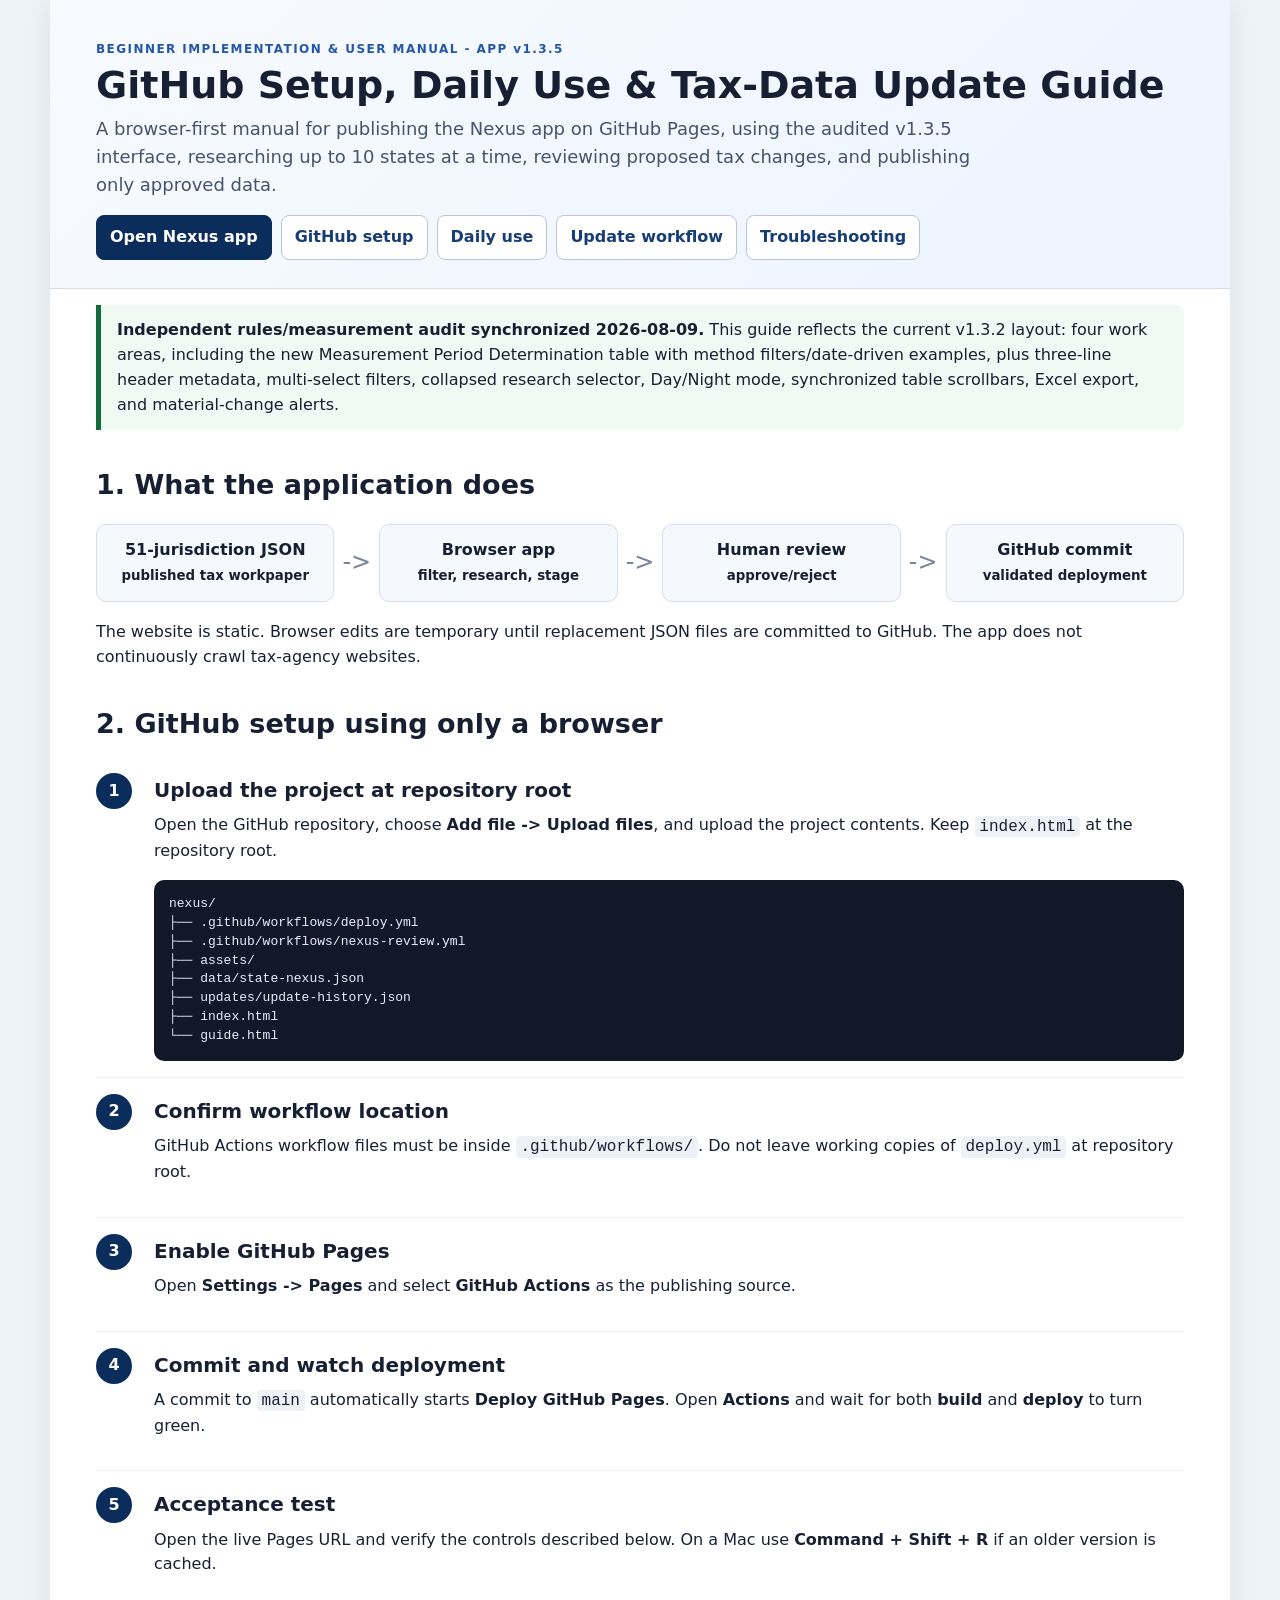
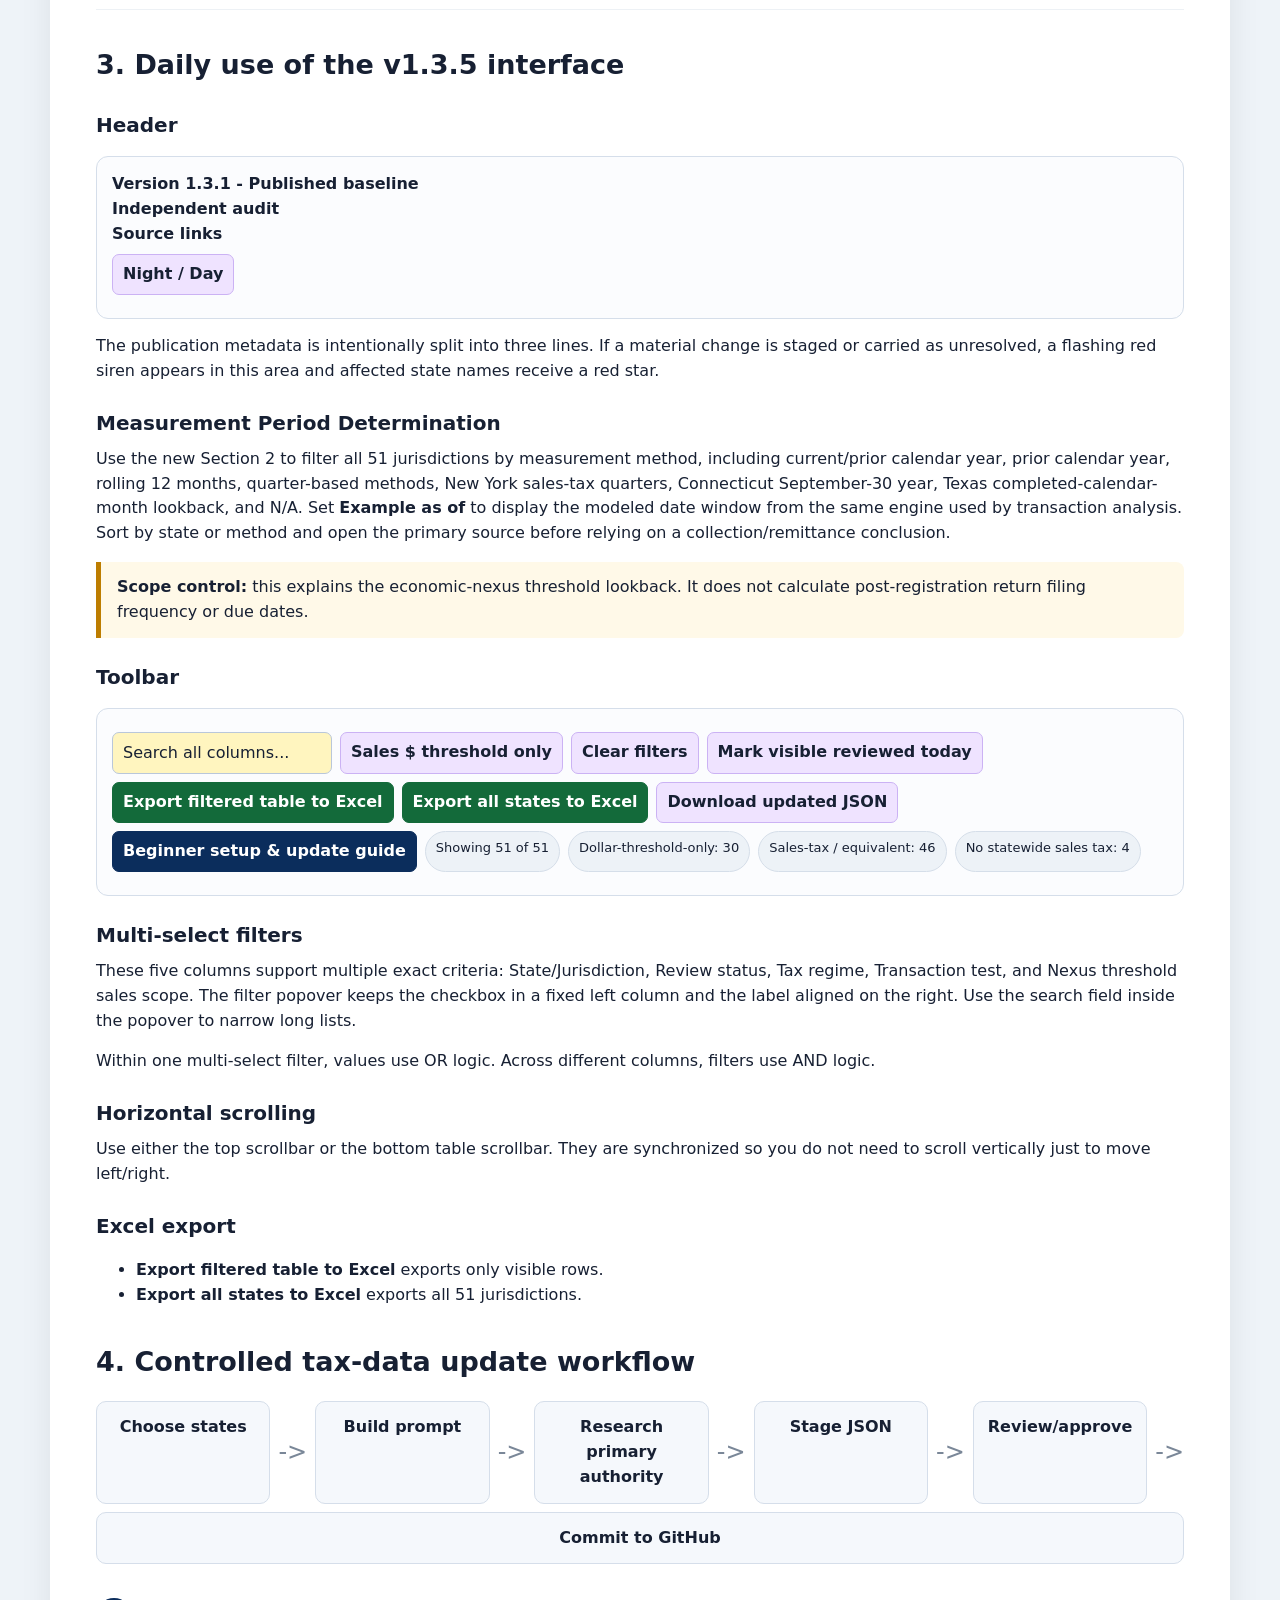
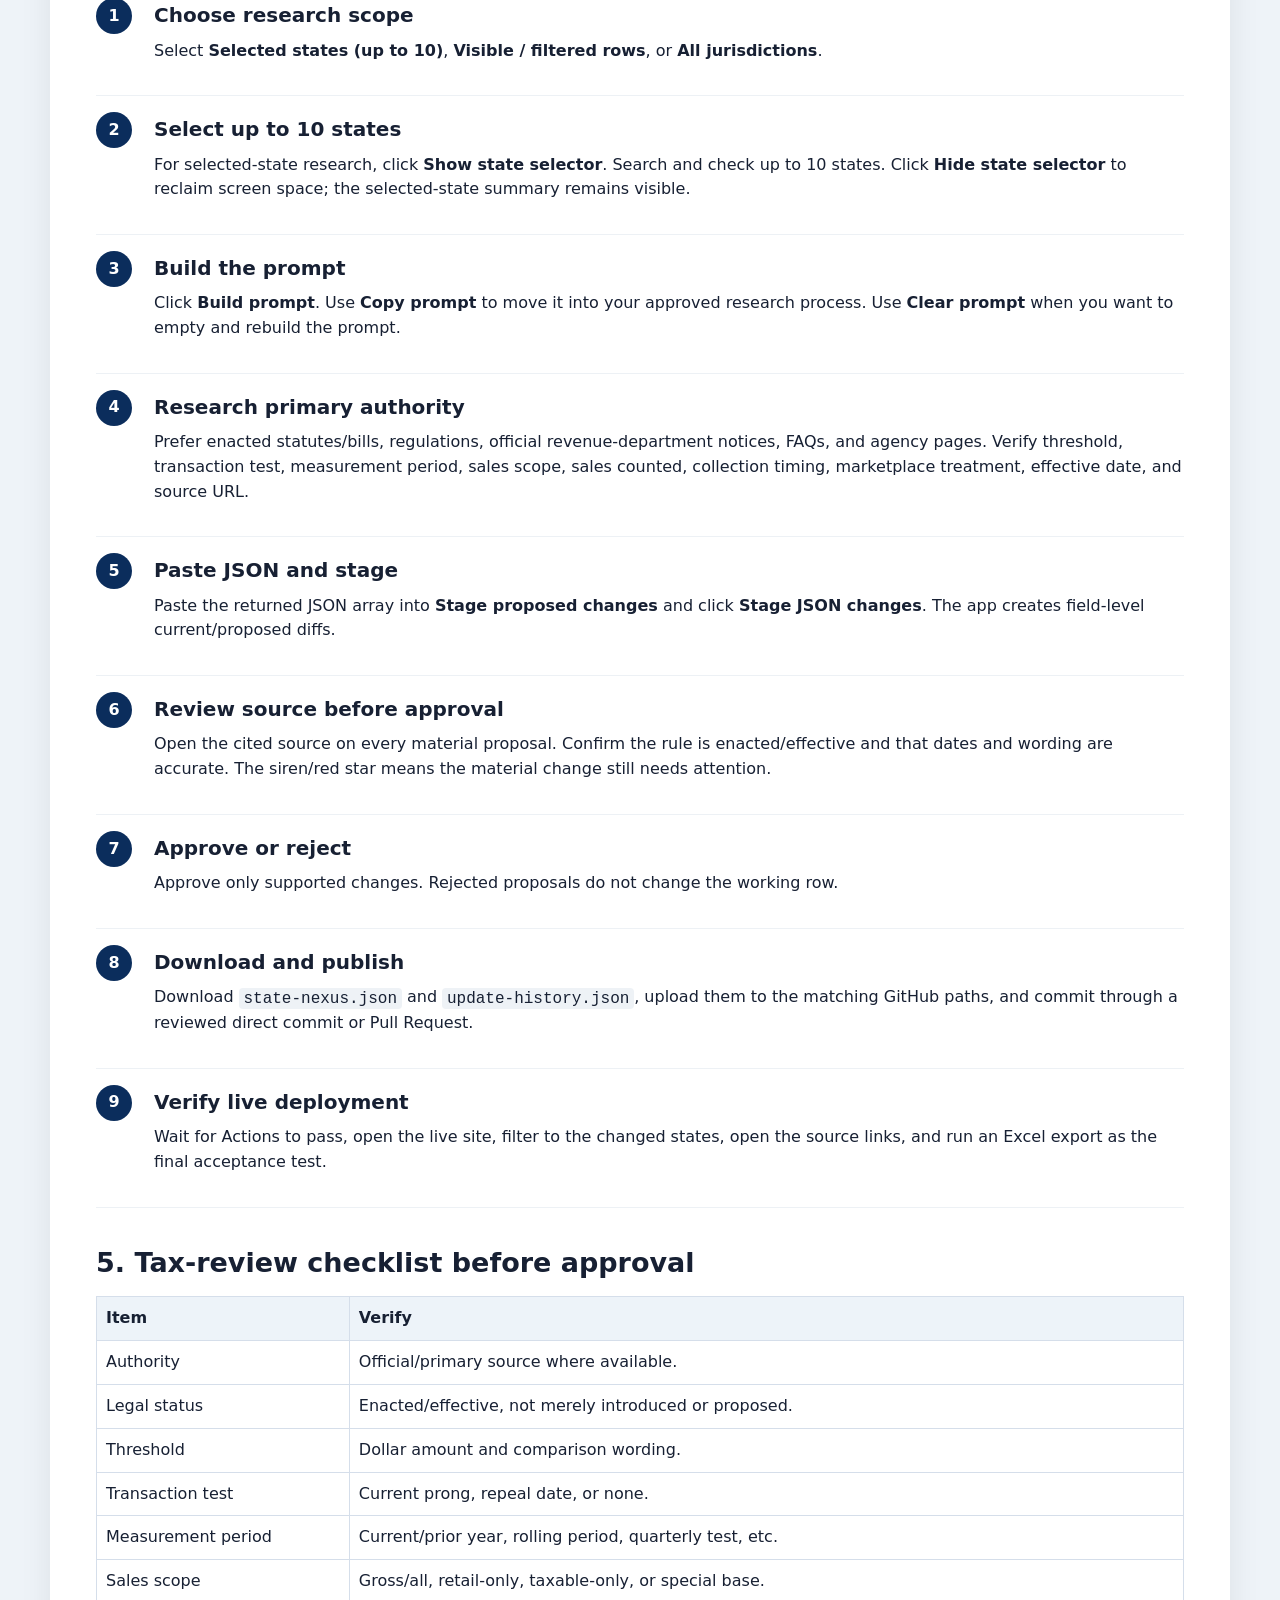
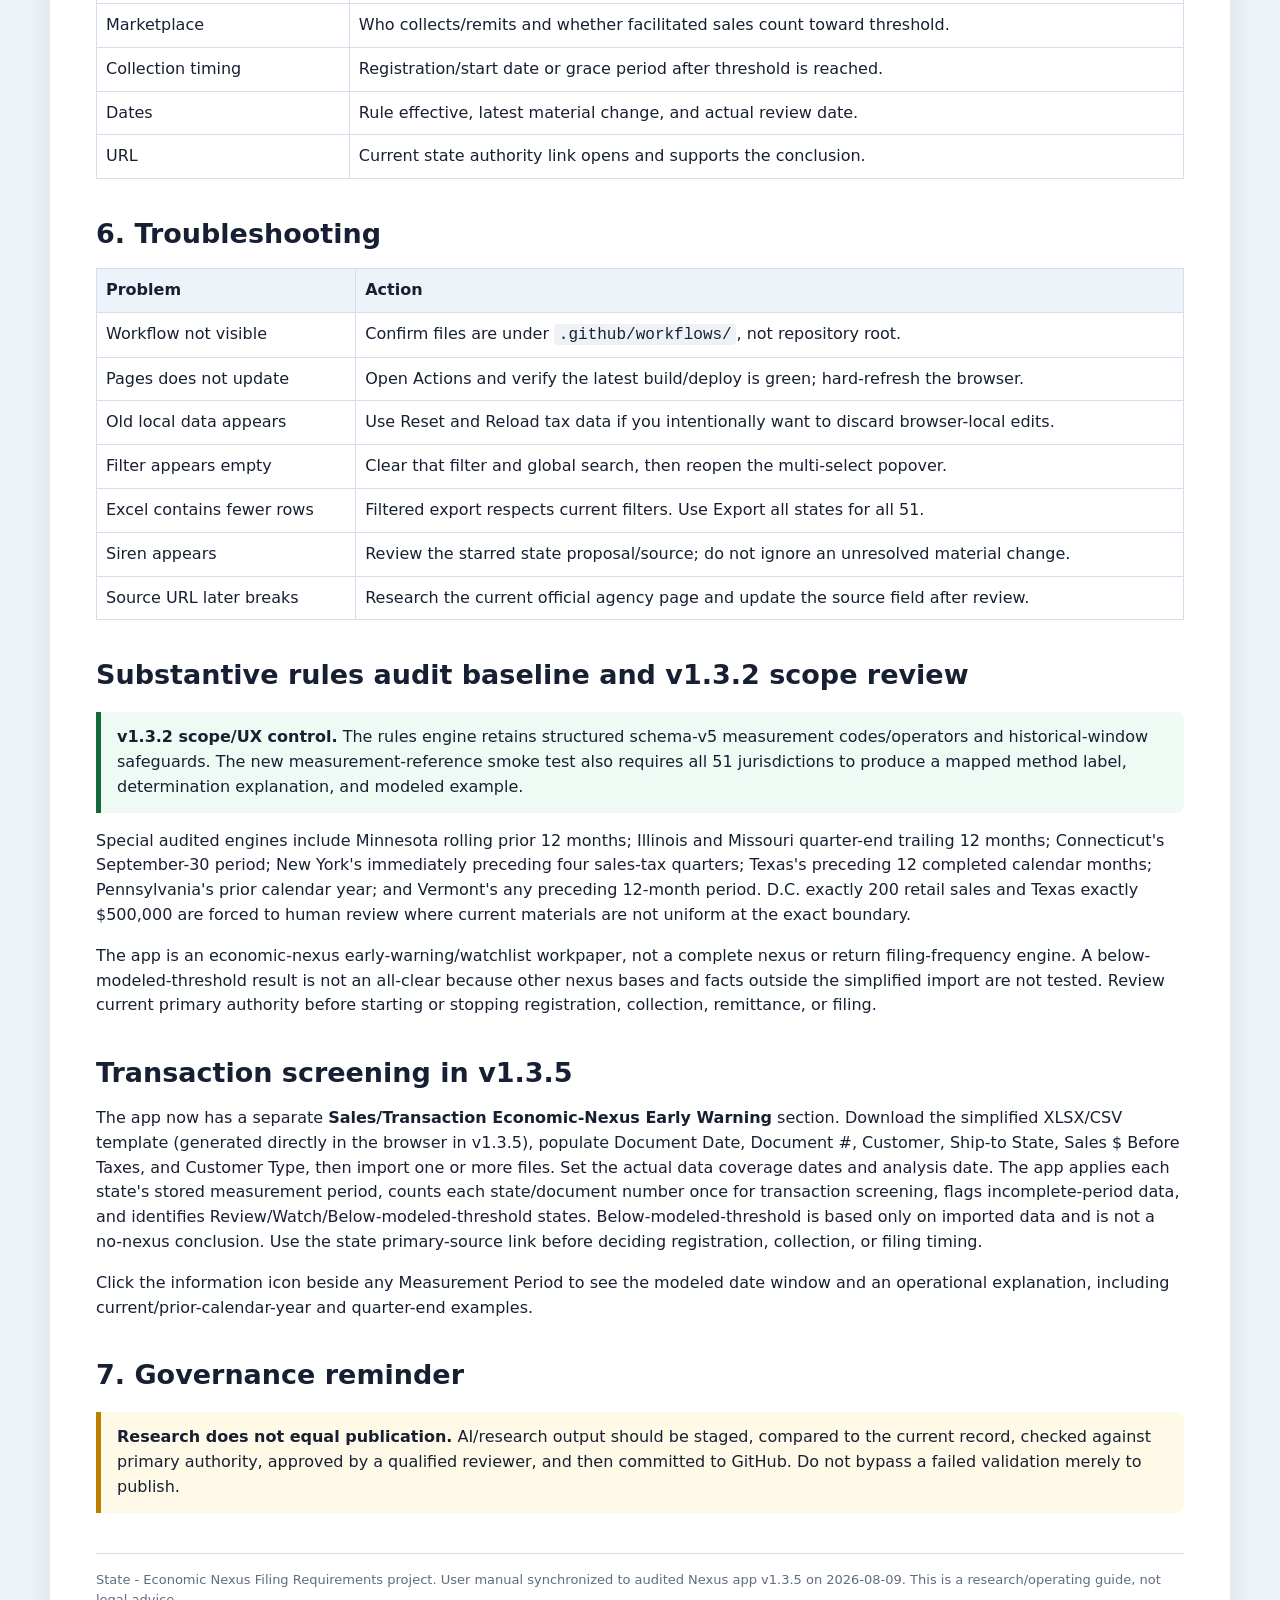
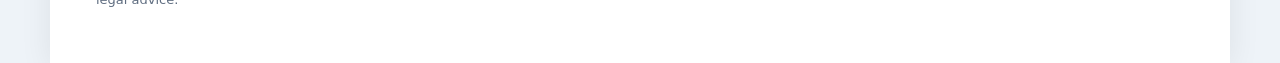
<file: nexus-v1.3.4-to-v1.3.5-update-only/guide.html>
<!DOCTYPE html>
<html lang="en">
<head>
<meta charset="UTF-8">
<meta name="viewport" content="width=device-width,initial-scale=1">
<title>Beginner Setup & Update Guide | Nexus App v1.3.5</title>
<style>
:root{--ink:#172033;--muted:#5f6d80;--line:#d5deea;--soft:#f5f8fc;--navy:#0b2d5c;--blue:#2457a7;--green:#136a3a;--yellow:#fff5bf;--purple:#efe3ff;--danger:#b83232;--white:#fff}
*{box-sizing:border-box}body{margin:0;background:#eef3f8;color:var(--ink);font:16px/1.55 system-ui,-apple-system,Segoe UI,Roboto,Arial,sans-serif}.wrap{max-width:1180px;margin:auto;background:#fff;min-height:100vh;box-shadow:0 0 30px rgba(0,0,0,.08)}header{padding:40px 46px 28px;background:linear-gradient(135deg,#f7faff,#edf4ff);border-bottom:1px solid var(--line)}.eyebrow{font-size:12px;font-weight:900;letter-spacing:.12em;color:var(--blue)}h1{font-size:38px;line-height:1.12;margin:.35rem 0 .5rem}h2{font-size:27px;margin:34px 0 12px}h3{font-size:20px;margin:24px 0 8px}p{margin:.45rem 0 1rem}.lede{font-size:18px;color:#44546a;max-width:900px}.nav{display:flex;gap:9px;flex-wrap:wrap;margin-top:17px}.btn{display:inline-block;padding:9px 13px;border:1px solid #b7c6d9;border-radius:8px;background:#fff;color:#173d76;text-decoration:none;font-weight:800}.btn.primary{background:var(--navy);color:#fff;border-color:var(--navy)}main{padding:0 46px 58px}.callout{padding:13px 16px;border-left:5px solid var(--blue);background:#f2f7ff;border-radius:0 8px 8px 0;margin:16px 0}.callout.warn{border-left-color:#bd7d00;background:#fff9e8}.callout.good{border-left-color:var(--green);background:#eefaf3}.step{display:grid;grid-template-columns:44px 1fr;gap:14px;padding:16px 0;border-bottom:1px solid #edf1f5}.num{width:36px;height:36px;border-radius:50%;background:var(--navy);color:#fff;display:flex;align-items:center;justify-content:center;font-weight:900}.step h3{margin:2px 0 6px}.flow{display:flex;gap:8px;align-items:stretch;flex-wrap:wrap;margin:18px 0}.flow .box{flex:1 1 150px;min-width:140px;border:1px solid var(--line);background:var(--soft);border-radius:10px;padding:13px;text-align:center;font-weight:800}.flow .arrow{align-self:center;font-size:24px;color:#7a8798}.table{width:100%;border-collapse:collapse;margin:13px 0}.table th,.table td{border:1px solid var(--line);padding:9px;vertical-align:top;text-align:left}.table th{background:#edf3f9}.code{background:#111827;color:#e7eef8;border-radius:10px;padding:15px;white-space:pre-wrap;overflow:auto;font:13px/1.45 ui-monospace,SFMono-Regular,Menlo,monospace}.mini-ui{border:1px solid var(--line);border-radius:12px;padding:15px;background:#fbfcfe;margin:15px 0}.row{display:flex;flex-wrap:wrap;gap:8px;margin:8px 0}.chip{padding:6px 10px;border-radius:999px;background:#edf2f7;border:1px solid #d5dee9;font-size:13px}.control{padding:7px 10px;border-radius:7px;border:1px solid #cbb2f4;background:var(--purple);font-weight:800}.control.navy{background:var(--navy);border-color:var(--navy);color:#fff}.control.green{background:var(--green);border-color:var(--green);color:#fff}.input{padding:8px 10px;border:1px solid #b9c7da;border-radius:7px;background:var(--yellow);min-width:220px}.footer{margin-top:40px;padding-top:16px;border-top:1px solid var(--line);font-size:13px;color:var(--muted)}code{background:#eef2f6;padding:.1rem .3rem;border-radius:4px}@media(max-width:760px){header,main{padding-left:20px;padding-right:20px}h1{font-size:31px}.flow .arrow{display:none}}
</style>
</head>
<body><div class="wrap">
<header>
<div class="eyebrow">BEGINNER IMPLEMENTATION & USER MANUAL - APP v1.3.5</div>
<h1>GitHub Setup, Daily Use & Tax-Data Update Guide</h1>
<p class="lede">A browser-first manual for publishing the Nexus app on GitHub Pages, using the audited v1.3.5 interface, researching up to 10 states at a time, reviewing proposed tax changes, and publishing only approved data.</p>
<div class="nav"><a class="btn primary" href="./index.html">Open Nexus app</a><a class="btn" href="#setup">GitHub setup</a><a class="btn" href="#use">Daily use</a><a class="btn" href="#update">Update workflow</a><a class="btn" href="#trouble">Troubleshooting</a></div>
</header>
<main>
<div class="callout good"><strong>Independent rules/measurement audit synchronized 2026-08-09.</strong> This guide reflects the current v1.3.2 layout: four work areas, including the new Measurement Period Determination table with method filters/date-driven examples, plus three-line header metadata, multi-select filters, collapsed research selector, Day/Night mode, synchronized table scrollbars, Excel export, and material-change alerts.</div>

<section>
<h2>1. What the application does</h2>
<div class="flow"><div class="box">51-jurisdiction JSON<br><small>published tax workpaper</small></div><div class="arrow">-></div><div class="box">Browser app<br><small>filter, research, stage</small></div><div class="arrow">-></div><div class="box">Human review<br><small>approve/reject</small></div><div class="arrow">-></div><div class="box">GitHub commit<br><small>validated deployment</small></div></div>
<p>The website is static. Browser edits are temporary until replacement JSON files are committed to GitHub. The app does not continuously crawl tax-agency websites.</p>
</section>

<section id="setup">
<h2>2. GitHub setup using only a browser</h2>
<div class="step"><div class="num">1</div><div><h3>Upload the project at repository root</h3><p>Open the GitHub repository, choose <strong>Add file -> Upload files</strong>, and upload the project contents. Keep <code>index.html</code> at the repository root.</p><div class="code">nexus/
├── .github/workflows/deploy.yml
├── .github/workflows/nexus-review.yml
├── assets/
├── data/state-nexus.json
├── updates/update-history.json
├── index.html
└── guide.html</div></div></div>
<div class="step"><div class="num">2</div><div><h3>Confirm workflow location</h3><p>GitHub Actions workflow files must be inside <code>.github/workflows/</code>. Do not leave working copies of <code>deploy.yml</code> at repository root.</p></div></div>
<div class="step"><div class="num">3</div><div><h3>Enable GitHub Pages</h3><p>Open <strong>Settings -> Pages</strong> and select <strong>GitHub Actions</strong> as the publishing source.</p></div></div>
<div class="step"><div class="num">4</div><div><h3>Commit and watch deployment</h3><p>A commit to <code>main</code> automatically starts <strong>Deploy GitHub Pages</strong>. Open <strong>Actions</strong> and wait for both <strong>build</strong> and <strong>deploy</strong> to turn green.</p></div></div>
<div class="step"><div class="num">5</div><div><h3>Acceptance test</h3><p>Open the live Pages URL and verify the controls described below. On a Mac use <strong>Command + Shift + R</strong> if an older version is cached.</p></div></div>
</section>

<section id="use">
<h2>3. Daily use of the v1.3.5 interface</h2>
<h3>Header</h3>
<div class="mini-ui"><div><strong>Version 1.3.1 - Published baseline</strong></div><div><strong>Independent audit</strong></div><div><strong>Source links</strong></div><div class="row"><span class="control">Night / Day</span></div></div>
<p>The publication metadata is intentionally split into three lines. If a material change is staged or carried as unresolved, a flashing red siren appears in this area and affected state names receive a red star.</p>

<h3>Measurement Period Determination</h3>
<p>Use the new Section 2 to filter all 51 jurisdictions by measurement method, including current/prior calendar year, prior calendar year, rolling 12 months, quarter-based methods, New York sales-tax quarters, Connecticut September-30 year, Texas completed-calendar-month lookback, and N/A. Set <strong>Example as of</strong> to display the modeled date window from the same engine used by transaction analysis. Sort by state or method and open the primary source before relying on a collection/remittance conclusion.</p>
<div class="callout warn"><strong>Scope control:</strong> this explains the economic-nexus threshold lookback. It does not calculate post-registration return filing frequency or due dates.</div>
<h3>Toolbar</h3>
<div class="mini-ui"><div class="row"><span class="input">Search all columns...</span><span class="control">Sales $ threshold only</span><span class="control">Clear filters</span><span class="control">Mark visible reviewed today</span><span class="control green">Export filtered table to Excel</span><span class="control green">Export all states to Excel</span><span class="control">Download updated JSON</span></div><div class="row"><span class="control navy">Beginner setup & update guide</span><span class="chip">Showing 51 of 51</span><span class="chip">Dollar-threshold-only: 30</span><span class="chip">Sales-tax / equivalent: 46</span><span class="chip">No statewide sales tax: 4</span></div></div>

<h3>Multi-select filters</h3>
<p>These five columns support multiple exact criteria: State/Jurisdiction, Review status, Tax regime, Transaction test, and Nexus threshold sales scope. The filter popover keeps the checkbox in a fixed left column and the label aligned on the right. Use the search field inside the popover to narrow long lists.</p>
<p>Within one multi-select filter, values use OR logic. Across different columns, filters use AND logic.</p>

<h3>Horizontal scrolling</h3>
<p>Use either the top scrollbar or the bottom table scrollbar. They are synchronized so you do not need to scroll vertically just to move left/right.</p>

<h3>Excel export</h3>
<ul><li><strong>Export filtered table to Excel</strong> exports only visible rows.</li><li><strong>Export all states to Excel</strong> exports all 51 jurisdictions.</li></ul>
</section>

<section id="update">
<h2>4. Controlled tax-data update workflow</h2>
<div class="flow"><div class="box">Choose states</div><div class="arrow">-></div><div class="box">Build prompt</div><div class="arrow">-></div><div class="box">Research primary authority</div><div class="arrow">-></div><div class="box">Stage JSON</div><div class="arrow">-></div><div class="box">Review/approve</div><div class="arrow">-></div><div class="box">Commit to GitHub</div></div>

<div class="step"><div class="num">1</div><div><h3>Choose research scope</h3><p>Select <strong>Selected states (up to 10)</strong>, <strong>Visible / filtered rows</strong>, or <strong>All jurisdictions</strong>.</p></div></div>
<div class="step"><div class="num">2</div><div><h3>Select up to 10 states</h3><p>For selected-state research, click <strong>Show state selector</strong>. Search and check up to 10 states. Click <strong>Hide state selector</strong> to reclaim screen space; the selected-state summary remains visible.</p></div></div>
<div class="step"><div class="num">3</div><div><h3>Build the prompt</h3><p>Click <strong>Build prompt</strong>. Use <strong>Copy prompt</strong> to move it into your approved research process. Use <strong>Clear prompt</strong> when you want to empty and rebuild the prompt.</p></div></div>
<div class="step"><div class="num">4</div><div><h3>Research primary authority</h3><p>Prefer enacted statutes/bills, regulations, official revenue-department notices, FAQs, and agency pages. Verify threshold, transaction test, measurement period, sales scope, sales counted, collection timing, marketplace treatment, effective date, and source URL.</p></div></div>
<div class="step"><div class="num">5</div><div><h3>Paste JSON and stage</h3><p>Paste the returned JSON array into <strong>Stage proposed changes</strong> and click <strong>Stage JSON changes</strong>. The app creates field-level current/proposed diffs.</p></div></div>
<div class="step"><div class="num">6</div><div><h3>Review source before approval</h3><p>Open the cited source on every material proposal. Confirm the rule is enacted/effective and that dates and wording are accurate. The siren/red star means the material change still needs attention.</p></div></div>
<div class="step"><div class="num">7</div><div><h3>Approve or reject</h3><p>Approve only supported changes. Rejected proposals do not change the working row.</p></div></div>
<div class="step"><div class="num">8</div><div><h3>Download and publish</h3><p>Download <code>state-nexus.json</code> and <code>update-history.json</code>, upload them to the matching GitHub paths, and commit through a reviewed direct commit or Pull Request.</p></div></div>
<div class="step"><div class="num">9</div><div><h3>Verify live deployment</h3><p>Wait for Actions to pass, open the live site, filter to the changed states, open the source links, and run an Excel export as the final acceptance test.</p></div></div>
</section>

<section>
<h2>5. Tax-review checklist before approval</h2>
<table class="table"><tr><th>Item</th><th>Verify</th></tr>
<tr><td>Authority</td><td>Official/primary source where available.</td></tr>
<tr><td>Legal status</td><td>Enacted/effective, not merely introduced or proposed.</td></tr>
<tr><td>Threshold</td><td>Dollar amount and comparison wording.</td></tr>
<tr><td>Transaction test</td><td>Current prong, repeal date, or none.</td></tr>
<tr><td>Measurement period</td><td>Current/prior year, rolling period, quarterly test, etc.</td></tr>
<tr><td>Sales scope</td><td>Gross/all, retail-only, taxable-only, or special base.</td></tr>
<tr><td>Marketplace</td><td>Who collects/remits and whether facilitated sales count toward threshold.</td></tr>
<tr><td>Collection timing</td><td>Registration/start date or grace period after threshold is reached.</td></tr>
<tr><td>Dates</td><td>Rule effective, latest material change, and actual review date.</td></tr>
<tr><td>URL</td><td>Current state authority link opens and supports the conclusion.</td></tr></table>
</section>

<section id="trouble">
<h2>6. Troubleshooting</h2>
<table class="table"><tr><th>Problem</th><th>Action</th></tr>
<tr><td>Workflow not visible</td><td>Confirm files are under <code>.github/workflows/</code>, not repository root.</td></tr>
<tr><td>Pages does not update</td><td>Open Actions and verify the latest build/deploy is green; hard-refresh the browser.</td></tr>
<tr><td>Old local data appears</td><td>Use Reset and Reload tax data if you intentionally want to discard browser-local edits.</td></tr>
<tr><td>Filter appears empty</td><td>Clear that filter and global search, then reopen the multi-select popover.</td></tr>
<tr><td>Excel contains fewer rows</td><td>Filtered export respects current filters. Use Export all states for all 51.</td></tr>
<tr><td>Siren appears</td><td>Review the starred state proposal/source; do not ignore an unresolved material change.</td></tr>
<tr><td>Source URL later breaks</td><td>Research the current official agency page and update the source field after review.</td></tr></table>
</section>

<section>

<section><h2>Substantive rules audit baseline and v1.3.2 scope review</h2><div class="callout good"><strong>v1.3.2 scope/UX control.</strong> The rules engine retains structured schema-v5 measurement codes/operators and historical-window safeguards. The new measurement-reference smoke test also requires all 51 jurisdictions to produce a mapped method label, determination explanation, and modeled example.</div><p>Special audited engines include Minnesota rolling prior 12 months; Illinois and Missouri quarter-end trailing 12 months; Connecticut's September-30 period; New York's immediately preceding four sales-tax quarters; Texas's preceding 12 completed calendar months; Pennsylvania's prior calendar year; and Vermont's any preceding 12-month period. D.C. exactly 200 retail sales and Texas exactly $500,000 are forced to human review where current materials are not uniform at the exact boundary.</p><p>The app is an economic-nexus early-warning/watchlist workpaper, not a complete nexus or return filing-frequency engine. A below-modeled-threshold result is not an all-clear because other nexus bases and facts outside the simplified import are not tested. Review current primary authority before starting or stopping registration, collection, remittance, or filing.</p></section>
<section><h2>Transaction screening in v1.3.5</h2><p>The app now has a separate <strong>Sales/Transaction Economic-Nexus Early Warning</strong> section. Download the simplified XLSX/CSV template (generated directly in the browser in v1.3.5), populate Document Date, Document #, Customer, Ship-to State, Sales $ Before Taxes, and Customer Type, then import one or more files. Set the actual data coverage dates and analysis date. The app applies each state's stored measurement period, counts each state/document number once for transaction screening, flags incomplete-period data, and identifies Review/Watch/Below-modeled-threshold states. Below-modeled-threshold is based only on imported data and is not a no-nexus conclusion. Use the state primary-source link before deciding registration, collection, or filing timing.</p><p>Click the information icon beside any Measurement Period to see the modeled date window and an operational explanation, including current/prior-calendar-year and quarter-end examples.</p></section>
<h2>7. Governance reminder</h2>
<div class="callout warn"><strong>Research does not equal publication.</strong> AI/research output should be staged, compared to the current record, checked against primary authority, approved by a qualified reviewer, and then committed to GitHub. Do not bypass a failed validation merely to publish.</div>
</section>

<div class="footer">State - Economic Nexus Filing Requirements project. User manual synchronized to audited Nexus app v1.3.5 on 2026-08-09. This is a research/operating guide, not legal advice.</div>
</main></div></body></html>
</file>
<file: assets/styles.css>
:root{
  color-scheme:light;
  --bg:#f5f7fb;
  --panel:#ffffff;
  --ink:#172033;
  --muted:#5f6b7a;
  --line:#d9e0ea;
  --line-strong:#bdc8d7;
  --accent:#1f5ea8;
  --accent-dark:#18497f;
  --danger:#a93232;
  --danger-bright:#d01919;
  --soft:#eef3f9;
  --success-bg:#eaf6ee;
  --success:#23663a;
  --warn-bg:#fff4dd;
  --warn:#845600;
  --proposal-bg:#eee9ff;
  --proposal:#5236a3;
  --button-bg:#eee5ff;
  --button-hover:#e2d4ff;
  --button-border:#c8b6ea;
  --input-bg:#fff7c9;
  --input-text:#172033;
  --table-head:#eaf0f7;
  --table-filter:#f6f9fc;
  --row-alt:#fbfcfe;
  --row-hover:#fffdf2;
  --state-hover:#fff9dc;
  --excel:#165d33;
  --excel-hover:#104924;
  --scroll-track:#e5e9f0;
  --scroll-thumb:#8d9aab;
  font-family:Inter, ui-sans-serif, system-ui, -apple-system, BlinkMacSystemFont, "Segoe UI", sans-serif;
}
html[data-theme="night"]{
  color-scheme:dark;
  --bg:#111827;
  --panel:#182235;
  --ink:#eef2f7;
  --muted:#bac5d3;
  --line:#33435b;
  --line-strong:#52657f;
  --accent:#76b4ff;
  --accent-dark:#9bc8ff;
  --danger:#b93434;
  --danger-bright:#ff4747;
  --soft:#243147;
  --success-bg:#173b29;
  --success:#8ee1aa;
  --warn-bg:#473818;
  --warn:#ffd77a;
  --proposal-bg:#30275a;
  --proposal:#c5b8ff;
  --button-bg:#3a3150;
  --button-hover:#493c66;
  --button-border:#67558a;
  --input-bg:#fff7c9;
  --input-text:#172033;
  --table-head:#26364d;
  --table-filter:#1f2c40;
  --row-alt:#1b273a;
  --row-hover:#302d24;
  --state-hover:#3a341f;
  --excel:#1d6d3e;
  --excel-hover:#278a51;
  --scroll-track:#202c3f;
  --scroll-thumb:#71839b;
}
*{box-sizing:border-box}
html{background:var(--bg)}
body{margin:0;background:var(--bg);color:var(--ink);font-size:14px;line-height:1.45;transition:background .2s ease,color .2s ease}
button,input,select,textarea{font:inherit}
button,.button-link{border:1px solid var(--button-border);background:var(--button-bg);color:var(--ink);border-radius:7px;padding:8px 11px;cursor:pointer;white-space:nowrap;font-weight:650;transition:background .16s ease,border-color .16s ease,transform .05s ease}
button:hover,.button-link:hover{background:var(--button-hover);border-color:var(--button-border)}
button:active,.button-link:active{transform:translateY(1px)}
button:focus-visible,input:focus-visible,select:focus-visible,textarea:focus-visible,summary:focus-visible,.button-link:focus-visible,.multi-filter summary:focus-visible{outline:3px solid rgba(66,133,220,.3);outline-offset:2px}
button.primary{background:var(--accent);border-color:var(--accent);color:#fff}
button.primary:hover{background:var(--accent-dark)}
button.excel{background:var(--excel);border-color:var(--excel);color:#fff}
button.excel:hover{background:var(--excel-hover);border-color:var(--excel-hover)}
button.danger{color:#fff;background:var(--danger);border-color:var(--danger)}
.wrap{max-width:1900px;margin:0 auto;padding:22px}
.page-header{display:flex;gap:24px;justify-content:space-between;align-items:flex-start;margin-bottom:14px}
.header-tools{display:flex;flex-direction:column;align-items:flex-end;gap:8px;min-width:max-content}
.stamp-line{display:flex;gap:8px;align-items:center;flex-wrap:wrap;justify-content:flex-end}
h1{font-size:clamp(24px,3vw,38px);line-height:1.12;margin:4px 0 8px}
h2,h3,h4{margin:0}
.subtitle{margin:0;max-width:1050px;color:var(--muted);font-size:15px}
.eyebrow{font-size:11px;font-weight:800;letter-spacing:.12em;color:var(--accent)}
.version-badge{display:inline-flex;align-items:center;margin-left:6px;padding:4px 9px;border-radius:9px;background:#dbe8ff;color:#0b1f4a;letter-spacing:0;font-size:10px;border:1px solid #9db5e5;box-shadow:0 3px 0 rgba(11,31,74,.28),0 8px 16px rgba(11,31,74,.08)}
.stamp{padding:9px 12px;border:1px solid var(--line);background:var(--panel);border-radius:8px;font-weight:700}.meta-stamp{display:grid;gap:2px;min-width:360px}.stamp-item{white-space:normal;line-height:1.35}.stamp-item+ .stamp-item{padding-top:2px;border-top:1px solid var(--line);font-weight:650;color:var(--muted)}
.theme-toggle{display:inline-flex;align-items:center;gap:7px;min-width:102px;justify-content:center}
.theme-icon{font-size:16px;line-height:1}
.change-alert{display:inline-flex;align-items:center;gap:5px;background:#ffeded;border:1px solid #e65d5d;color:#8d1111;font-weight:900;border-radius:999px;padding:7px 10px;box-shadow:0 0 0 0 rgba(215,25,25,.45);animation:sirenPulse 1.15s infinite}
@keyframes sirenPulse{0%,100%{box-shadow:0 0 0 0 rgba(215,25,25,.42);transform:scale(1)}50%{box-shadow:0 0 0 7px rgba(215,25,25,0);transform:scale(1.025)}}
.notice{background:#fff8e8;color:#172033;border:1px solid #efd49d;border-left:5px solid #c68a16;padding:12px 14px;border-radius:8px;margin:14px 0}
.status-grid{display:grid;grid-template-columns:repeat(5,minmax(150px,1fr));gap:10px;margin:14px 0}
.status-grid article{background:var(--panel);border:1px solid var(--line);border-radius:10px;padding:12px 14px;box-shadow:0 4px 0 rgba(11,31,74,.18),0 10px 20px rgba(11,31,74,.07)}
.status-grid span{display:block;color:var(--muted);font-size:12px;margin-bottom:4px}
.status-grid strong{font-size:18px}
.panel{background:var(--panel);border:1px solid var(--line);border-radius:10px;padding:14px;margin:14px 0}
.toolbar-row{display:flex;align-items:center;gap:8px;flex-wrap:wrap}
.toolbar-row.compact{gap:6px}
.toolbar-status{margin-top:8px;align-items:center}
.guide-link{background:#0b2d5c;border-color:#0b2d5c;color:#fff}
.guide-link:hover{background:#071f42;border-color:#071f42;color:#fff}
.grow{flex:1 1 330px;min-width:220px}
input[type="search"],input[type="text"],input:not([type]),select,textarea,.form-grid input,.form-grid textarea{border:1px solid var(--line-strong);border-radius:7px;padding:9px 10px;background:var(--input-bg);color:var(--input-text)}
input::placeholder,textarea::placeholder{color:#6f6a4e;opacity:1}
.toggle-control{display:inline-flex;align-items:center;gap:8px;border:1px solid var(--button-border);background:var(--button-bg);border-radius:8px;padding:8px 10px;font-weight:700;cursor:pointer;user-select:none}
.toggle-control:hover{background:var(--button-hover)}
.toggle-control input{width:17px;height:17px;accent-color:var(--accent)}
.stats{display:flex;gap:7px;flex-wrap:wrap}
.inline-stats{display:inline-flex;margin:0;align-items:center}
.chip,.badge{display:inline-flex;align-items:center;border-radius:10px;border:1px solid var(--line);background:var(--soft);padding:5px 10px;font-size:12px;box-shadow:0 3px 0 rgba(11,31,74,.14),0 8px 16px rgba(11,31,74,.06)}
.chip.alert-chip{background:#ffeded;color:#8d1111;border-color:#e65d5d;font-weight:800}
.badge.neutral{color:var(--muted)}
.scope-legend{margin-top:10px;color:var(--muted);font-size:12px;padding:9px 10px;background:var(--soft);border:1px solid var(--line);border-radius:7px}
.table-card{background:var(--panel);border:1px solid var(--line);border-radius:10px;overflow:hidden}
.table-scroll-top{height:17px;overflow-x:auto;overflow-y:hidden;background:var(--panel);border-bottom:1px solid var(--line);scrollbar-color:var(--scroll-thumb) var(--scroll-track)}
.table-scroll-top>div{height:1px}
.table-wrap{overflow:auto;max-height:68vh;scrollbar-color:var(--scroll-thumb) var(--scroll-track)}
.table-scroll-top::-webkit-scrollbar,.table-wrap::-webkit-scrollbar{height:13px;width:13px}
.table-scroll-top::-webkit-scrollbar-track,.table-wrap::-webkit-scrollbar-track{background:var(--scroll-track)}
.table-scroll-top::-webkit-scrollbar-thumb,.table-wrap::-webkit-scrollbar-thumb{background:var(--scroll-thumb);border-radius:8px;border:2px solid var(--scroll-track)}
table{border-collapse:separate;border-spacing:0;width:max-content;min-width:100%;font-size:12.5px}
th,td{border-right:1px solid var(--line);border-bottom:1px solid var(--line);padding:9px 10px;vertical-align:top;min-width:150px;max-width:340px;white-space:normal;overflow-wrap:anywhere;background:var(--panel)}
th{font-size:12px;text-align:left;background:var(--table-head);font-weight:800;position:sticky;top:0;z-index:6}
#filterRow th{top:38px;background:var(--table-filter);z-index:5;padding:6px 7px}
#filterRow input{width:100%;min-width:125px;border:1px solid var(--line-strong);border-radius:5px;padding:6px 7px;font-size:12px;background:var(--input-bg);color:var(--input-text)}
.state-cell{position:sticky;left:0;z-index:4;min-width:145px;max-width:190px;font-weight:800;box-shadow:2px 0 0 rgba(0,0,0,.08)}
thead .state-cell{z-index:8;background:var(--table-head)}
#filterRow .state-cell{z-index:7;background:var(--table-filter)}
tbody tr:nth-child(even) td{background:var(--row-alt)}
tbody tr:nth-child(even) .state-cell{background:var(--row-alt)}
tbody tr:hover td{background:var(--row-hover)}
tbody tr:hover .state-cell{background:var(--state-hover)}
.state-change-star{display:inline-block;margin-left:5px;color:#d20d0d;font-size:17px;line-height:.8;text-shadow:0 0 7px rgba(255,0,0,.35);animation:starBlink 1.1s infinite}
@keyframes starBlink{0%,100%{opacity:1}50%{opacity:.3}}
.status{display:inline-flex;border-radius:999px;padding:3px 8px;font-size:11px;font-weight:750;border:1px solid transparent}
.status.sales{background:#eaf3ff;color:#24588d}.status.local{background:#f3eefb;color:#654391}.status.none{background:#f1f1f1;color:#555}
.status.review-current{background:var(--success-bg);color:var(--success)}.status.review-due{background:var(--warn-bg);color:var(--warn)}.status.review-proposed{background:var(--proposal-bg);color:var(--proposal)}
.source a{font-weight:700;color:var(--accent);text-decoration:none}.source a:hover{text-decoration:underline}.small{font-size:11px;color:var(--muted);margin-top:4px}
.multi-filter{position:relative;margin:0;border:0;padding:0;min-width:0}
.multi-filter summary{list-style:none;display:flex;align-items:center;justify-content:space-between;gap:6px;width:100%;min-width:125px;max-width:220px;border:1px solid var(--line-strong);border-radius:5px;padding:6px 7px;background:var(--input-bg);color:var(--input-text);font-weight:650;cursor:pointer;white-space:nowrap;overflow:hidden;text-overflow:ellipsis}
.multi-filter summary::-webkit-details-marker{display:none}
.multi-filter summary::after{content:'▾';font-size:10px;flex:none}
.multi-filter[open] summary::after{content:'▴'}
.multi-filter-menu{position:fixed;z-index:1000;width:360px;max-width:calc(100vw - 24px);max-height:min(420px,calc(100vh - 24px));overflow:hidden;border:1px solid var(--line-strong);border-radius:9px;padding:8px;background:var(--panel);box-shadow:0 16px 42px rgba(0,0,0,.28)}
.multi-filter-menu input[type="search"]{display:block;width:100%;margin:0 0 6px;padding:7px 9px;font-size:12px}
.multi-filter-options{display:flex;flex-direction:column;gap:1px;max-height:270px;overflow:auto;padding:1px 2px 1px 0;scrollbar-color:var(--scroll-thumb) var(--scroll-track)}
.multi-option{display:flex!important;flex-direction:row!important;align-items:flex-start!important;justify-content:flex-start!important;gap:7px;width:100%;min-width:0;padding:5px 7px;border-radius:6px;font-weight:500;cursor:pointer;color:var(--ink);line-height:1.28;text-align:left}
.multi-option:hover{background:var(--soft)}
.multi-option input[type="checkbox"]{appearance:auto;position:static!important;display:block!important;order:0;flex:0 0 15px;width:15px!important;height:15px!important;min-width:15px;margin:1px 0 0!important;padding:0!important;accent-color:var(--accent);vertical-align:top}
.multi-option span{display:block;order:1;flex:1 1 auto;min-width:0;margin:0;padding:0;text-align:left;white-space:normal;overflow-wrap:break-word;word-break:normal;hyphens:none}
.multi-filter-toolbar,.multi-filter-actions{display:flex;align-items:center;gap:6px;flex-wrap:wrap}.multi-filter-toolbar{justify-content:space-between;margin:0 0 6px;padding-bottom:6px;border-bottom:1px solid var(--line)}.multi-filter-toolbar .count{font-size:11px;color:var(--muted);margin-left:auto}.multi-filter-toolbar button,.multi-filter-actions button{padding:4px 7px;font-size:11px}.multi-filter-actions{justify-content:flex-end;margin-top:7px;padding-top:7px;border-top:1px solid var(--line)}
.section-heading{display:flex;align-items:flex-start;justify-content:space-between;gap:12px;margin-bottom:12px}.subheading{align-items:center}
.update-grid{display:grid;grid-template-columns:180px minmax(0,1fr);gap:10px 14px;align-items:start}.update-grid>label{font-weight:800;padding-top:8px}.update-grid textarea{width:100%;min-height:150px;resize:vertical;margin-top:7px}
.state-picker-controls{display:flex;align-items:center;gap:8px;flex-wrap:wrap;margin-top:8px}.state-picker-controls button{padding:7px 10px}.selected-state-summary{color:var(--muted);font-size:12px;min-width:0}.state-picker{margin-top:8px;border:1px solid var(--line);border-radius:8px;padding:9px;background:var(--soft)}
.state-picker-head{display:flex;align-items:center;gap:7px;flex-wrap:wrap;margin-bottom:8px}
.state-picker-head input{flex:1 1 220px}
.state-selection-list{display:grid;grid-template-columns:repeat(auto-fit,minmax(145px,1fr));gap:5px;max-height:215px;overflow:auto;padding:3px}
.state-choice{display:flex;gap:7px;align-items:center;background:var(--panel);border:1px solid var(--line);border-radius:6px;padding:6px 8px;cursor:pointer}
.state-choice:hover{background:var(--button-bg)}
.state-choice input{accent-color:var(--accent)}
.selection-limit{color:var(--danger-bright);font-weight:800}
.hidden{display:none!important}.proposal-area{margin-top:16px}.proposal-list{display:grid;gap:12px}.proposal{border:1px solid var(--line);border-radius:8px;padding:12px;background:var(--panel)}.proposal.material-change{border:2px solid #d74444;box-shadow:0 0 0 3px rgba(215,68,68,.08)}.proposal-head{display:flex;justify-content:space-between;gap:12px;align-items:center;margin-bottom:8px}.proposal-alert{font-size:12px;font-weight:800;color:#b51e1e;margin:4px 0 8px}.diff-table{width:100%;font-size:12px}.diff-table th,.diff-table td{position:static;min-width:0;max-width:none}.diff-table .old{background:#fff4f4;color:#222}.diff-table .new{background:#f1fbf4;color:#222}
details{margin-top:16px;border-top:1px solid var(--line);padding-top:10px}summary{cursor:pointer;font-weight:800}.publish-steps{margin-bottom:0}
footer{color:var(--muted);font-size:12px;padding:4px 2px 20px}
dialog{border:0;border-radius:11px;padding:0;background:var(--panel);color:var(--ink);box-shadow:0 18px 60px rgba(0,0,0,.35);max-width:min(900px,92vw)}dialog::backdrop{background:rgba(23,32,51,.55)}.modal{padding:20px;min-width:min(760px,88vw)}.form-grid{display:grid;grid-template-columns:190px minmax(0,1fr);gap:9px 12px;margin:14px 0}.form-grid label{font-weight:800;padding-top:8px}.form-grid textarea{width:100%;border:1px solid var(--line-strong);border-radius:7px;padding:9px 10px}.modal-actions{display:flex;justify-content:flex-end;gap:8px}
.button-link{display:inline-flex;align-items:center;justify-content:center;text-decoration:none}
@media (prefers-reduced-motion:reduce){*,*::before,*::after{animation-duration:.001ms!important;animation-iteration-count:1!important;scroll-behavior:auto!important}}
@media (max-width:1000px){.status-grid{grid-template-columns:repeat(2,minmax(0,1fr))}.page-header{flex-direction:column}.header-tools{align-items:flex-start;min-width:0}.stamp-line{justify-content:flex-start}.meta-stamp{min-width:0;width:100%}.update-grid{grid-template-columns:1fr}.update-grid>label{padding-top:0}.table-wrap{max-height:62vh}}
@media (max-width:620px){.wrap{padding:12px}.status-grid{grid-template-columns:1fr}.toolbar-row>*:not(.stats){width:100%}.toggle-control{justify-content:center}.form-grid{grid-template-columns:1fr}.modal{min-width:88vw}.section-heading{flex-direction:column}.state-selection-list{grid-template-columns:1fr}.header-tools{width:100%}.theme-toggle{width:auto!important}.inline-stats{width:100%}}

/* v1.2 workspace sections and transaction review */
.workspace-nav{display:flex;gap:8px;flex-wrap:wrap;margin:12px 0 16px}
.workspace-nav a{display:inline-flex;align-items:center;text-decoration:none;border:1px solid #081531;background:#0b1f4a;color:#fff;padding:10px 14px;border-radius:10px;font-weight:800;box-shadow:0 4px 0 #081531,0 10px 18px rgba(8,21,49,.16)}
.workspace-nav a:hover{background:#0f2a66;color:#fff;transform:translateY(-1px)}
.workspace-nav a:focus-visible,.workspace-nav a:target,.workspace-nav a.active{background:#133273;color:#fff}
.workspace-section{scroll-margin-top:12px;margin:20px 0 28px;padding:16px;background:var(--panel);border:1px solid var(--line);border-radius:12px;box-shadow:0 3px 12px rgba(30,45,70,.05)}
.section-title-row{padding-bottom:10px;border-bottom:1px solid var(--line)}
.section-subtitle{margin:5px 0 0;color:var(--muted);max-width:1100px}
.transaction-section .panel,.workspace-section .panel{box-shadow:none}
.privacy-badge{max-width:500px;white-space:normal;line-height:1.35}
.analysis-note{background:var(--soft);border:1px solid var(--line);border-left:4px solid var(--accent);padding:11px 13px;border-radius:8px;margin:12px 0}
.transaction-controls{display:grid;grid-template-columns:1fr;gap:12px}
.control-group{display:grid;gap:6px}.control-group>label,.analysis-date-grid>label{font-weight:800}
.file-control-group input[type="file"]{width:min(760px,100%)}
input[type="date"],input[type="file"]{border:1px solid var(--line-strong);border-radius:7px;padding:8px 10px;background:var(--input-bg);color:var(--input-text)}
.analysis-date-grid{display:grid;grid-template-columns:150px minmax(155px,220px) 150px minmax(155px,220px);gap:8px 12px;align-items:center}
.analysis-actions{margin-top:2px}
.analysis-status{padding:7px 9px;background:var(--soft);border:1px solid var(--line);border-radius:7px}
.analysis-summary{display:grid;grid-template-columns:repeat(6,minmax(130px,1fr));gap:8px;margin:12px 0}
.analysis-summary article{background:var(--panel);border:1px solid var(--line);border-radius:9px;padding:10px 12px}.analysis-summary span{display:block;color:var(--muted);font-size:11px}.analysis-summary strong{font-size:18px}
.analysis-results{margin-top:14px}
.inline-label{font-weight:800}
.analysis-table-wrap{overflow:auto;border:1px solid var(--line);border-radius:9px;max-height:64vh}
.analysis-table{width:max-content;min-width:100%;border-collapse:separate;border-spacing:0;font-size:12px}
.analysis-table th,.analysis-table td{min-width:140px;max-width:360px;padding:8px 9px;border-right:1px solid var(--line);border-bottom:1px solid var(--line);background:var(--panel);vertical-align:top}
.analysis-table th{position:sticky;top:0;z-index:3;background:var(--table-head);font-weight:800}
.analysis-table tbody tr.analysis-review td{background:#fff5f5}.analysis-table tbody tr.analysis-watch td{background:#fffbed}.analysis-table tbody tr.analysis-below td{background:var(--panel)}
html[data-theme="night"] .analysis-table tbody tr.analysis-review td{background:#3b2529}html[data-theme="night"] .analysis-table tbody tr.analysis-watch td{background:#38321f}
.analysis-result{display:inline-flex;border-radius:999px;padding:4px 8px;font-size:11px;font-weight:800;border:1px solid transparent;white-space:normal}
.analysis-result.review{background:#ffe8e8;color:#9a1616;border-color:#f1b6b6}.analysis-result.watch{background:#fff2c7;color:#7b5700;border-color:#e6cc78}.analysis-result.below{background:var(--success-bg);color:var(--success);border-color:var(--line)}
.transaction-preview-details{margin-top:14px}.preview-wrap{max-height:52vh}
.measurement-cell{display:flex;align-items:flex-start;gap:7px}.measurement-cell>span{flex:1}
.info-button{flex:0 0 22px;width:22px;height:22px;padding:0;border-radius:50%;background:var(--accent);border-color:var(--accent);color:#fff;font-family:Georgia,serif;font-weight:900;font-size:13px;line-height:20px;text-align:center}
.info-button:hover{background:var(--accent-dark)}
.measurement-modal{max-width:780px}.measurement-body{margin:12px 0;color:var(--ink)}.measurement-body ul{padding-left:22px}.measurement-body li{margin:5px 0}.modal-title-row{display:flex;justify-content:space-between;align-items:flex-start;gap:12px}.modal-close{font-size:22px;line-height:1;padding:3px 8px}
@media (max-width:1200px){.analysis-summary{grid-template-columns:repeat(3,minmax(130px,1fr))}.analysis-date-grid{grid-template-columns:150px minmax(155px,1fr)}}
@media (max-width:700px){.workspace-section{padding:10px}.workspace-nav a{width:100%}.analysis-summary{grid-template-columns:repeat(2,minmax(120px,1fr))}.analysis-date-grid{grid-template-columns:1fr}.analysis-table-wrap{max-height:58vh}}


/* v1.3 measurement-period reference */
.measurement-toolbar{display:grid;grid-template-columns:auto minmax(190px,240px) auto minmax(150px,190px) auto minmax(180px,220px) minmax(240px,1fr) auto;gap:8px 10px;align-items:center;margin:12px 0}
.measurement-toolbar>label{font-weight:800}
.measurement-toolbar input[type="search"],.measurement-toolbar select{width:100%}
.measurement-stats{margin:8px 0 10px}
.measurement-reference-wrap{max-height:70vh}
.measurement-reference-table th:nth-child(1),.measurement-reference-table td:nth-child(1){position:sticky;left:0;z-index:2;background:var(--panel);min-width:150px}
.measurement-reference-table th:nth-child(1){z-index:5;background:var(--table-head)}
.measurement-reference-table td:nth-child(4),.measurement-reference-table td:nth-child(5),.measurement-reference-table td:nth-child(7){min-width:320px;max-width:520px}
.measurement-reference-table td:nth-child(9){min-width:320px;max-width:520px}
.measurement-state-name{font-weight:800}.recent-gold-star{display:inline-block;margin-left:4px;color:#d4a100;font-size:11px;vertical-align:super;line-height:1;text-shadow:0 0 5px rgba(212,161,0,.32)}
.prompt-note{margin-top:6px}
@media (max-width:1200px){.measurement-toolbar{grid-template-columns:150px minmax(180px,1fr) 150px minmax(180px,1fr)}}
@media (max-width:700px){.measurement-toolbar{grid-template-columns:1fr}.measurement-toolbar>*{width:100%}}

/* v1.3.3 professional-use disclosure */
.professional-note-bar{margin:12px 0 14px}
.professional-note-toggle{width:100%;display:flex;align-items:center;gap:10px;text-align:left;background:#fff8e8;color:#172033;border:1px solid #efd49d;border-left:5px solid #c68a16;border-radius:9px;padding:9px 12px;white-space:normal;box-shadow:0 3px 10px rgba(30,45,70,.05)}
.professional-note-toggle:hover{background:#fff3d8;border-color:#e4c478}
.professional-note-icon{display:inline-flex;align-items:center;justify-content:center;flex:0 0 24px;width:24px;height:24px;border-radius:50%;background:#0b2d5c;color:#fff;font-family:Georgia,serif;font-weight:900;font-size:14px}
.professional-note-toggle>span:nth-child(2){display:grid;gap:1px;min-width:0;flex:1}
.professional-note-toggle small{font-size:11px;color:#5f6570;font-weight:600}
.professional-note-action{margin-left:auto;color:#0b2d5c;font-size:12px;font-weight:800;white-space:nowrap}
.professional-use-dialog{max-width:min(980px,94vw)}
.professional-use-modal{width:min(920px,90vw);padding:20px}
.professional-use-body{margin-top:10px}
.professional-use-lede{margin:0 0 13px;padding:10px 12px;background:var(--soft);border:1px solid var(--line);border-radius:8px;font-weight:650}
.professional-use-grid{display:grid;grid-template-columns:1fr 1fr;gap:12px}
.professional-use-grid section{border:1px solid var(--line);border-radius:9px;padding:12px 14px;background:var(--panel)}
.professional-use-grid h3{font-size:14px;margin:0 0 7px}
.professional-use-grid ul{margin:0;padding-left:20px}
.professional-use-grid li{margin:5px 0}
.professional-use-confirmation{margin-top:12px;padding:10px 12px;border-left:4px solid #c68a16;background:#fff8e8;color:#172033;border-radius:7px}
html[data-theme="night"] .professional-note-toggle{background:#473818;color:#eef2f7;border-color:#745c2c;border-left-color:#d7a62f}
html[data-theme="night"] .professional-note-toggle:hover{background:#55431c}
html[data-theme="night"] .professional-note-toggle small{color:#d9cfae}
html[data-theme="night"] .professional-note-action{color:#ffd77a}
html[data-theme="night"] .professional-use-confirmation{background:#473818;color:#eef2f7}
@media (max-width:760px){.professional-use-grid{grid-template-columns:1fr}.professional-note-action{display:none}.professional-use-modal{width:92vw;padding:15px}}
</file>
